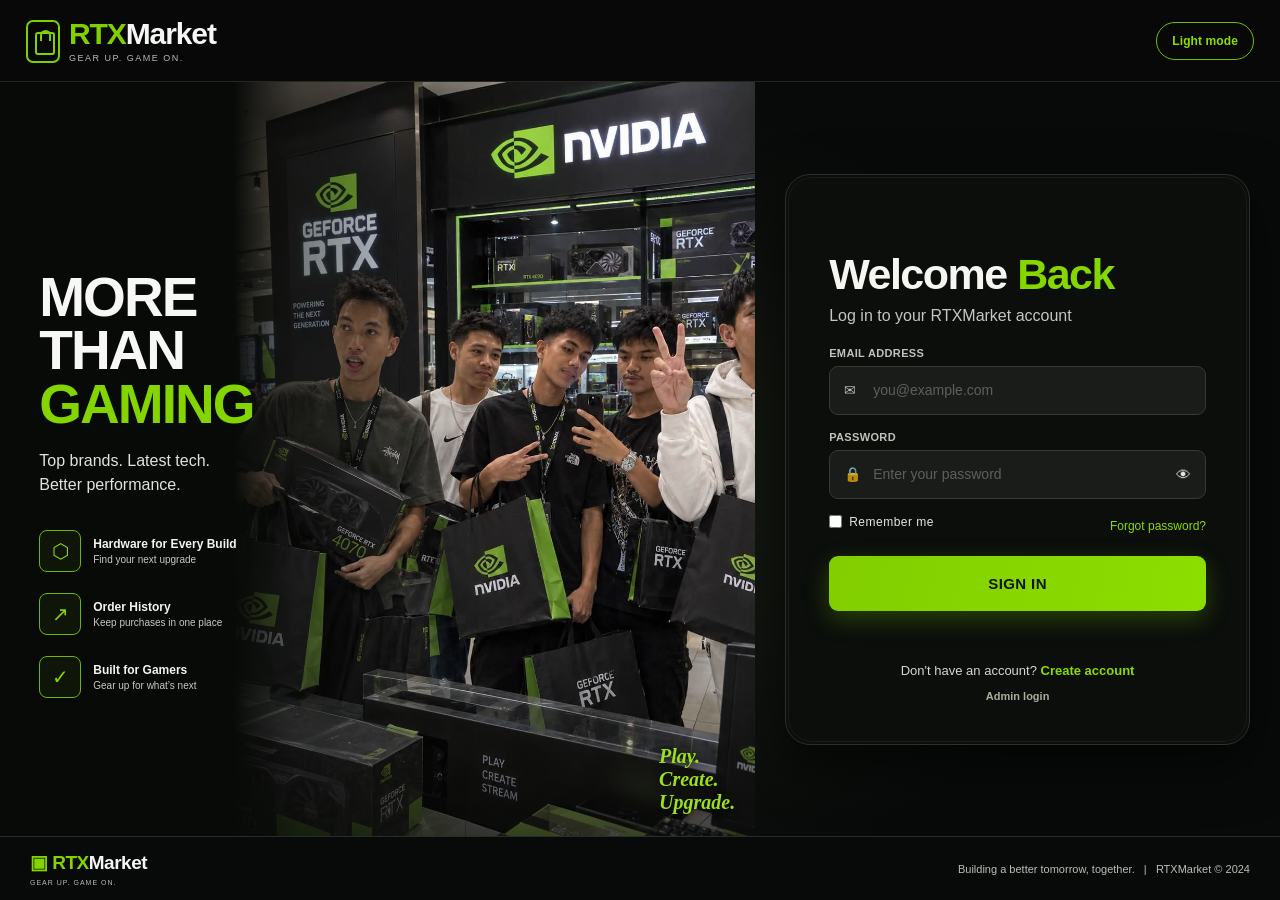
<file: index.html>
<!DOCTYPE html>
<html lang="en">

<head>

    <meta charset="UTF-8">

    <meta
        name="viewport"
        content="width=device-width, initial-scale=1.0"
    >

    <title>RTXMarket | Sign in</title>


    <style>

        /* =========================================
           RESET
        ========================================= */

        * {
            margin: 0;
            padding: 0;
            box-sizing: border-box;
            font-family: "Segoe UI", Arial, sans-serif;
        }


        /* =========================================
           VARIABLES
        ========================================= */

        :root {

            --bg: #090713;

            --card: rgba(18, 13, 34, 0.86);

            --input: rgba(255,255,255,0.045);

            --text: #ffffff;

            --muted: #777783;

            --border: rgba(255,255,255,0.10);

            --purple: #8b5cf6;

            --purple-dark: #6d28d9;

            --cyan: #06b6d4;

            --pink: #ec4899;

            --green: #22c55e;
        }


        /* =========================================
           LIGHT MODE
        ========================================= */

        body.light {

            --bg: #f5f3fa;

            --card: rgba(255,255,255,0.92);

            --input: rgba(0,0,0,0.045);

            --text: #111827;

            --muted: #6b7280;

            --border: rgba(0,0,0,0.10);
            --auth-error: #b42345;
        }


        /* =========================================
           BODY
        ========================================= */

        body {

            min-height: 100vh;

            display: flex;

            justify-content: center;

            align-items: center;

            background: var(--bg);

            color: var(--text);

            overflow: hidden;

            transition: 0.5s;
        }


        /* =========================================
           BACKGROUND
        ========================================= */

        .background {

            position: fixed;

            inset: 0;

            overflow: hidden;

            z-index: -10;

            background: var(--bg);
        }


        /* =========================================
           PURPLE GLOW
        ========================================= */

        .glow {

            position: absolute;

            width: 600px;

            height: 600px;

            border-radius: 50%;

            filter: blur(140px);

            opacity: .22;

            background: var(--purple);

            top: -300px;

            left: -200px;

            animation:
                glowMove 10s ease-in-out infinite;
        }


        .glow2 {

            position: absolute;

            width: 500px;

            height: 500px;

            border-radius: 50%;

            filter: blur(140px);

            opacity: .18;

            background: var(--cyan);

            bottom: -250px;

            right: -150px;

            animation:
                glowMove2 12s ease-in-out infinite;
        }


        /* =========================================
           GLOW ANIMATION
        ========================================= */

        @keyframes glowMove {

            0%, 100% {
                transform: translate(0,0);
            }

            50% {
                transform: translate(120px,80px);
            }
        }


        @keyframes glowMove2 {

            0%, 100% {
                transform: translate(0,0);
            }

            50% {
                transform: translate(-100px,-80px);
            }
        }


        /* =========================================
           GRID
        ========================================= */

        .grid {

            position: absolute;

            width: 200%;

            height: 200%;

            left: -50%;

            top: -20%;

            background-image:

                linear-gradient(
                    rgba(139,92,246,.07) 1px,
                    transparent 1px
                ),

                linear-gradient(
                    90deg,
                    rgba(139,92,246,.07) 1px,
                    transparent 1px
                );

            background-size: 60px 60px;

            transform:
                perspective(600px)
                rotateX(65deg);

            animation:
                gridMove 15s linear infinite;
        }


        @keyframes gridMove {

            from {

                transform:
                    perspective(600px)
                    rotateX(65deg)
                    translateY(0);
            }

            to {

                transform:
                    perspective(600px)
                    rotateX(65deg)
                    translateY(60px);
            }
        }


        /* =========================================
           PARTICLES
        ========================================= */

        .particles span {

            position: absolute;

            width: 2px;

            height: 2px;

            background: white;

            border-radius: 50%;

            opacity: .5;

            animation:
                particleMove 8s linear infinite;
        }


        .particles span:nth-child(1) {

            left: 10%;

            top: 80%;

            animation-delay: 0s;
        }


        .particles span:nth-child(2) {

            left: 20%;

            top: 30%;

            animation-delay: 2s;
        }


        .particles span:nth-child(3) {

            left: 35%;

            top: 70%;

            animation-delay: 4s;
        }


        .particles span:nth-child(4) {

            left: 60%;

            top: 25%;

            animation-delay: 1s;
        }


        .particles span:nth-child(5) {

            left: 75%;

            top: 75%;

            animation-delay: 3s;
        }


        .particles span:nth-child(6) {

            left: 90%;

            top: 40%;

            animation-delay: 5s;
        }


        @keyframes particleMove {

            0% {

                transform: translateY(0);

                opacity: 0;
            }

            30% {

                opacity: .7;
            }

            70% {

                opacity: .7;
            }

            100% {

                transform:
                    translateY(-180px);

                opacity: 0;
            }
        }


        /* =========================================
           FLOATING BACKGROUND PICTURES
        ========================================= */

        .floating-pic {

            position: absolute;

            width: 80px;

            opacity: .16;

            pointer-events: none;

            user-select: none;

            object-fit: contain;

            filter:

                blur(1px)

                drop-shadow(
                    0 0 15px
                    rgba(139,92,246,.35)
                );

            z-index: 0;
        }


        /* =========================================
           PICTURE 1
        ========================================= */

        .pic1 {

            top: 8%;

            left: 5%;

            animation:
                float1 7s ease-in-out infinite;
        }


        /* =========================================
           PICTURE 2
        ========================================= */

        .pic2 {

            bottom: 8%;

            right: 5%;

            width: 100px;

            opacity: .13;

            filter:

                blur(1px)

                drop-shadow(
                    0 0 15px
                    rgba(6,182,212,.35)
                );

            animation:
                float2 9s ease-in-out infinite;
        }


        /* =========================================
           PICTURE 3
        ========================================= */

        .pic3 {

            top: 55%;

            right: 10%;

            width: 60px;

            opacity: .12;

            filter:

                blur(1px)

                drop-shadow(
                    0 0 15px
                    rgba(236,72,153,.30)
                );

            animation:
                float3 6s ease-in-out infinite;
        }


        /* =========================================
           PICTURE 1 MOVEMENT
        ========================================= */

        @keyframes float1 {

            0% {

                transform:
                    translate(0,0)
                    rotate(0deg)
                    scale(1);
            }

            20% {

                transform:
                    translate(120px,50px)
                    rotate(8deg)
                    scale(1.05);
            }

            40% {

                transform:
                    translate(170px,150px)
                    rotate(-5deg)
                    scale(.95);
            }

            60% {

                transform:
                    translate(60px,210px)
                    rotate(10deg)
                    scale(1.03);
            }

            80% {

                transform:
                    translate(-70px,120px)
                    rotate(-7deg)
                    scale(.96);
            }

            100% {

                transform:
                    translate(0,0)
                    rotate(0deg)
                    scale(1);
            }
        }


        /* =========================================
           PICTURE 2 MOVEMENT
        ========================================= */

        @keyframes float2 {

            0% {

                transform:
                    translate(0,0)
                    rotate(0deg)
                    scale(1);
            }

            20% {

                transform:
                    translate(-100px,-60px)
                    rotate(-8deg)
                    scale(1.05);
            }

            40% {

                transform:
                    translate(-180px,-20px)
                    rotate(6deg)
                    scale(.95);
            }

            60% {

                transform:
                    translate(-130px,-130px)
                    rotate(-10deg)
                    scale(1.03);
            }

            80% {

                transform:
                    translate(-40px,-80px)
                    rotate(7deg)
                    scale(.97);
            }

            100% {

                transform:
                    translate(0,0)
                    rotate(0deg)
                    scale(1);
            }
        }


        /* =========================================
           PICTURE 3 MOVEMENT
        ========================================= */

        @keyframes float3 {

            0% {

                transform:
                    translate(0,0)
                    rotate(0deg)
                    scale(1);
            }

            20% {

                transform:
                    translate(-80px,60px)
                    rotate(10deg)
                    scale(1.05);
            }

            40% {

                transform:
                    translate(-30px,-100px)
                    rotate(-8deg)
                    scale(.95);
            }

            60% {

                transform:
                    translate(100px,-50px)
                    rotate(12deg)
                    scale(1.03);
            }

            80% {

                transform:
                    translate(60px,80px)
                    rotate(-7deg)
                    scale(.96);
            }

            100% {

                transform:
                    translate(0,0)
                    rotate(0deg)
                    scale(1);
            }
        }


        /* =========================================
           LOGIN CONTAINER
        ========================================= */

        .login-container {

            position: relative;

            width: 430px;

            padding: 2px;

            border-radius: 30px;

            background:

                linear-gradient(
                    120deg,
                    transparent,
                    var(--purple),
                    var(--cyan),
                    transparent
                );

            background-size: 300% 300%;

            animation:
                borderMove 7s ease infinite;

            box-shadow:

                0 0 80px
                rgba(139,92,246,.12),

                0 30px 100px
                rgba(0,0,0,.55);

            z-index: 10;
        }


        @keyframes borderMove {

            0% {
                background-position: 0% 50%;
            }

            50% {
                background-position: 100% 50%;
            }

            100% {
                background-position: 0% 50%;
            }
        }


        /* =========================================
           LOGIN CARD
        ========================================= */

        .login-card {

            position: relative;

            padding: 45px 42px;

            border-radius: 29px;

            background: var(--card);

            backdrop-filter: blur(30px);

            -webkit-backdrop-filter: blur(30px);

            overflow: hidden;
        }


        .login-card::before {

            content: "";

            position: absolute;

            width: 250px;

            height: 250px;

            background: var(--purple);

            filter: blur(100px);

            opacity: .08;

            top: -120px;

            right: -100px;

            pointer-events: none;
        }

        .register-only { display:none; }
        body.registering { overflow-y:auto; align-items:flex-start; padding:24px 0; }
        body.registering .login-container { margin:auto; }
        .register-details { margin:0 0 14px; padding:13px 14px 1px; border:1px solid var(--border); border-radius:12px; background:var(--input); }
        .register-details .input-group { margin-bottom:12px; }
        .register-details input:not([type="checkbox"]), .register-details select { width:100%; height:42px; padding:0 13px; border:1px solid var(--border); border-radius:10px; background:var(--input); color:var(--text); }
        .register-details .terms-check { display:flex; align-items:flex-start; gap:9px; margin:9px 0 12px; color:var(--muted); font-size:11px; line-height:1.5; }
        .register-details .terms-check input { margin-top:2px; accent-color:var(--purple); }
        .register-details .terms-copy { margin:-4px 0 12px; color:var(--muted); font-size:10px; line-height:1.5; }


        /* =========================================
           STATUS
        ========================================= */

        .status {

            display: flex;

            justify-content: center;

            align-items: center;

            gap: 7px;

            margin-bottom: 25px;

            color: var(--muted);

            font-size: 11px;

            letter-spacing: 2px;

            text-transform: uppercase;
        }


        .status-dot {

            width: 7px;

            height: 7px;

            border-radius: 50%;

            background: var(--green);

            box-shadow:
                0 0 10px var(--green);

            animation:
                pulse 1.8s infinite;
        }


        @keyframes pulse {

            0%,100% {

                opacity: 1;

                transform:
                    scale(1);
            }

            50% {

                opacity: .5;

                transform:
                    scale(.7);
            }
        }


        /* =========================================
           THEME BUTTON
        ========================================= */

        .theme-btn {

            position: absolute;

            right: 18px;

            top: 18px;

            width: 40px;

            height: 40px;

            border-radius: 50%;

            border:
                1px solid
                var(--border);

            background:
                var(--input);

            color:
                var(--text);

            cursor: pointer;

            font-size: 16px;

            transition: .3s;

            z-index: 20;
        }


        .theme-btn:hover {

            transform:
                rotate(25deg)
                scale(1.1);

            border-color:
                var(--purple);

            box-shadow:
                0 0 20px
                rgba(139,92,246,.35);
        }


        /* =========================================
           LOGO
        ========================================= */

        .logo {

            position: relative;

            width: 78px;

            height: 78px;

            margin: auto;

            display: flex;

            justify-content: center;

            align-items: center;

            border-radius: 24px;

            color: white;

            font-size: 32px;

            background:

                linear-gradient(
                    135deg,
                    var(--purple),
                    #6366f1,
                    var(--cyan)
                );

            box-shadow:

                0 0 40px
                rgba(139,92,246,.35),

                inset 0 0 20px
                rgba(255,255,255,.15);

            animation:
                logoFloat 4s ease-in-out infinite;
        }


        .logo::before {

            content: "";

            position: absolute;

            inset: -8px;

            border-radius: 28px;

            border:
                1px solid
                rgba(139,92,246,.4);

            animation:
                ring 2.5s infinite;
        }


        @keyframes logoFloat {

            0%,100% {
                transform: translateY(0);
            }

            50% {
                transform: translateY(-8px);
            }
        }


        @keyframes ring {

            0% {

                transform:
                    scale(.9);

                opacity: 0;
            }

            50% {

                opacity: 1;
            }

            100% {

                transform:
                    scale(1.15);

                opacity: 0;
            }
        }


        /* =========================================
           TITLE
        ========================================= */

        h1 {

            text-align: center;

            margin-top: 25px;

            font-size: 32px;

            letter-spacing: -1.5px;
        }


        .subtitle {

            text-align: center;

            color: var(--muted);

            font-size: 13px;

            margin-top: 8px;

            margin-bottom: 32px;
        }


        /* =========================================
           INPUT
        ========================================= */

        .input-group {

            margin-bottom: 19px;
        }


        label {

            display: block;

            margin-bottom: 8px;

            font-size: 12px;

            color: var(--muted);

            letter-spacing: .5px;
        }


        .input-wrapper {

            position: relative;
        }


        .input-icon {

            position: absolute;

            left: 16px;

            top: 50%;

            transform:
                translateY(-50%);

            opacity: .45;

            font-size: 14px;

            z-index: 2;
        }


        input {

            width: 100%;

            height: 54px;

            padding:
                0 45px;

            border-radius: 14px;

            border:
                1px solid
                var(--border);

            outline: none;

            background:
                var(--input);

            color:
                var(--text);

            font-size: 14px;

            transition: .3s;
        }


        input::placeholder {

            color:
                var(--muted);

            opacity: .55;
        }


        input:focus {

            border-color:
                var(--purple);

            box-shadow:

                0 0 0 4px
                rgba(139,92,246,.08),

                0 0 25px
                rgba(139,92,246,.08);
        }


        /* =========================================
           SHOW PASSWORD
        ========================================= */

        .show-password {

            position: absolute;

            right: 15px;

            top: 50%;

            transform:
                translateY(-50%);

            border: none;

            background: none;

            color: var(--muted);

            cursor: pointer;

            font-size: 15px;
        }


        .show-password:hover {

            color:
                var(--text);
        }


        /* =========================================
           OPTIONS
        ========================================= */

        .options {

            display: flex;

            justify-content:
                space-between;

            align-items: center;

            margin: 6px 0 24px;

            font-size: 12px;
        }


        .remember {

            display: flex;

            align-items: center;

            gap: 7px;

            color: var(--muted);
        }


        .remember input {

            width: auto;

            height: auto;

            accent-color:
                var(--purple);
        }


        .forgot {

            color:
                var(--purple);

            text-decoration: none;
        }


        .forgot:hover {

            color:
                var(--cyan);
        }


        /* =========================================
           LOGIN BUTTON
        ========================================= */

        .login-btn {

            position: relative;

            overflow: hidden;

            width: 100%;

            height: 55px;

            border: none;

            border-radius: 14px;

            background:

                linear-gradient(
                    100deg,
                    var(--purple),
                    #6366f1,
                    var(--cyan)
                );

            background-size:
                200% 100%;

            color: white;

            font-size: 14px;

            font-weight: 700;

            letter-spacing: .4px;

            cursor: pointer;

            box-shadow:

                0 10px 35px
                rgba(99,102,241,.25);

            animation:
                buttonGradient 5s ease infinite;

            transition: .3s;
        }


        @keyframes buttonGradient {

            0% {
                background-position: 0% 50%;
            }

            50% {
                background-position: 100% 50%;
            }

            100% {
                background-position: 0% 50%;
            }
        }


        .login-btn:hover {

            transform:
                translateY(-3px);

            box-shadow:

                0 15px 45px
                rgba(99,102,241,.4);
        }


        .login-btn:active {

            transform:
                scale(.98);
        }


        /* =========================================
           BUTTON SHINE
        ========================================= */

        .login-btn::before {

            content: "";

            position: absolute;

            width: 60%;

            height: 100%;

            top: 0;

            left: -100%;

            background:

                linear-gradient(
                    90deg,
                    transparent,
                    rgba(255,255,255,.3),
                    transparent
                );

            transform:
                skewX(-20deg);

            transition: .7s;
        }


        .login-btn:hover::before {

            left: 130%;
        }


        /* =========================================
           DIVIDER
        ========================================= */

        .divider {

            display: flex;

            align-items: center;

            gap: 12px;

            margin: 25px 0;

            color: var(--muted);

            font-size: 10px;

            letter-spacing: 2px;
        }


        .divider::before,
        .divider::after {

            content: "";

            flex: 1;

            height: 1px;

            background:
                var(--border);
        }


        /* =========================================
           SIGN UP
        ========================================= */

        .signup {

            text-align: center;

            color: var(--muted);

            font-size: 12px;
        }


        .signup a {

            color:
                var(--purple);

            text-decoration: none;

            font-weight: 700;
        }


        .signup a:hover {

            color:
                var(--cyan);
        }


        /* =========================================
           FOOTER
        ========================================= */

        .footer {

            text-align: center;

            margin-top: 25px;

            color: var(--muted);

            font-size: 9px;

            letter-spacing: 2px;

            text-transform: uppercase;
        }


        /* =========================================
           MOBILE
        ========================================= */

        @media(max-width: 500px) {

            .login-container {

                width: 90%;
            }


            .login-card {

                padding:
                    38px 25px;
            }


            h1 {

                font-size: 27px;
            }


            .pic1 {

                width: 55px;
            }


            .pic2 {

                width: 70px;
            }


            .pic3 {

                width: 45px;
            }


            @keyframes float1 {

                0%,100% {

                    transform:
                        translate(0,0)
                        rotate(0deg);
                }

                50% {

                    transform:
                        translate(70px,70px)
                        rotate(8deg);
                }
            }


            @keyframes float2 {

                0%,100% {

                    transform:
                        translate(0,0)
                        rotate(0deg);
                }

                50% {

                    transform:
                        translate(-70px,-60px)
                        rotate(-8deg);
                }
            }


            @keyframes float3 {

                0%,100% {

                    transform:
                        translate(0,0)
                        rotate(0deg);
                }

                50% {

                    transform:
                        translate(-50px,60px)
                        rotate(8deg);
                }
            }
        }


        /* =========================================
           REDUCE MOTION
        ========================================= */

        @media (prefers-reduced-motion: reduce) {

            *,
            *::before,
            *::after {

                animation-duration:
                    0.01ms !important;

                animation-iteration-count:
                    1 !important;
            }

            .floating-pic.pic1 {
                animation: gentleFloat1 10s ease-in-out infinite !important;
            }

            .floating-pic.pic2 {
                animation: gentleFloat2 12s ease-in-out infinite !important;
            }

            .floating-pic.pic3 {
                animation: gentleFloat3 9s ease-in-out infinite !important;
            }

            @keyframes gentleFloat1 {
                0%, 100% { transform: translate(0, 0) rotate(0); }
                50% { transform: translate(26px, 18px) rotate(3deg); }
            }

            @keyframes gentleFloat2 {
                0%, 100% { transform: translate(0, 0) rotate(0); }
                50% { transform: translate(-22px, -16px) rotate(-3deg); }
            }

            @keyframes gentleFloat3 {
                0%, 100% { transform: translate(0, 0) rotate(0); }
                50% { transform: translate(-18px, 22px) rotate(3deg); }
            }
        }

        /* MarketHub sign-in layout */
        body { min-height:100vh; height:auto; overflow-x:hidden; overflow-y:auto; display:grid; grid-template-columns:minmax(0,1.1fr) minmax(420px,.9fr); grid-template-rows:70px minmax(660px,1fr) 62px; align-items:stretch; justify-content:stretch; padding:0; background:#f3f6fc; color:#111b32; transition:none; }
        .background { z-index:-1; background:radial-gradient(ellipse at 25% 45%,#e1edff 0,transparent 55%),#f6f8fc; }
        .glow,.glow2,.grid,.particles,.floating-pic { display:none!important; }
        .market-header { grid-column:1/-1;grid-row:1;display:flex;align-items:center;gap:28px;padding:0 max(26px,calc((100vw - 1380px)/2));background:rgba(255,255,255,.94);border-bottom:1px solid #e1e7f0; }
        .market-logo { flex:0 0 auto;color:#111b32;text-decoration:none;font-size:25px;font-weight:800;letter-spacing:-1px; }.market-logo span { color:#0861ec; }
        .header-search { flex:1;max-width:650px;height:42px;display:flex;border:1px solid #dce4f0;border-radius:9px;background:#f5f7fb;overflow:hidden; }.header-search input { min-width:0;flex:1;border:0;outline:0;padding:0 16px;background:transparent;color:#253752;font:14px "Segoe UI",Arial,sans-serif; }.header-search button { width:50px;border:0;background:#0861ec;color:#fff;font-size:18px;cursor:pointer; }
        .header-links { display:flex;align-items:center;gap:24px;margin-left:auto;white-space:nowrap; }.header-links a { color:#263651;text-decoration:none;font-size:13px;font-weight:650; }.header-links a:hover { color:#0861ec; }
        .promo-panel { grid-column:1;grid-row:2;min-width:0;display:grid;grid-template-columns:minmax(220px,.82fr) minmax(280px,1.18fr);gap:18px;align-items:center;padding:38px 18px 38px max(30px,calc((100vw - 1380px)/2)); }
        .promo-copy h2 { margin:0;color:#111b32;font-size:clamp(34px,4vw,57px);line-height:1.06;letter-spacing:-2px; }.promo-copy h2 span { color:#0861ec; }.promo-copy>p { max-width:340px;margin:19px 0 26px;color:#405270;font-size:16px;line-height:1.55; }
        .promo-benefits { display:grid;gap:17px; }.promo-benefit { display:flex;align-items:center;gap:13px;color:#192943; }.benefit-icon { width:44px;height:44px;flex:0 0 auto;display:grid;place-items:center;border-radius:50%;background:#e2edff;color:#0759e8;font-size:20px; }.promo-benefit strong { display:block;font-size:13px; }.promo-benefit small { display:block;margin-top:3px;color:#53637e;font-size:11px; }
        .promo-photo { position:relative;min-width:0;height:min(690px,calc(100vh - 165px));min-height:480px;overflow:hidden;border-radius:24px;background:#e5e8ed;box-shadow:0 18px 40px #12274822; }.promo-photo img { width:100%;height:100%;display:block;object-fit:cover;object-position:center 42%; }.promo-photo::after { content:"";position:absolute;inset:45% 0 0;background:linear-gradient(transparent,rgba(9,21,42,.7)); }.photo-caption { position:absolute;z-index:1;right:20px;bottom:22px;left:20px;color:#fff;font-size:22px;font-weight:750;line-height:1.15;text-shadow:0 2px 8px #0008; }
        .login-container { grid-column:2;grid-row:2;align-self:center;justify-self:center;width:min(calc(100% - 48px),510px);padding:2px;border-radius:24px;background:linear-gradient(145deg,#dce6f5,#fff);box-shadow:0 16px 48px #14284918; }
        .login-card { padding:42px 40px 34px;border-radius:22px;background:rgba(255,255,255,.95);backdrop-filter:blur(18px);overflow:visible; }.login-card::before { display:none; }
        .theme-btn,.status,.logo,.divider,.footer { display:none!important; }
        .login-card h1 { color:#111b32;font-size:38px;letter-spacing:-1.5px;text-align:left; }.login-card .subtitle { margin:8px 0 22px;color:#5b6b86;text-align:left;font-size:15px; }
        .input-group { margin-bottom:16px; }.input-group>label { margin-bottom:7px;color:#3c4e69;font-size:11px;font-weight:700;letter-spacing:.35px; }.input-wrapper input { height:49px;padding:0 45px 0 43px;border:1px solid #d9e1ed;border-radius:9px;background:#fbfcfe;color:#17233a;font-size:14px; }.input-icon { left:15px;color:#556987;opacity:.8; }.show-password { color:#536681; }
        .options { margin:4px 0 19px;color:#50617c; }.remember { font-size:12px; }.forgot,.signup a { color:#0759e8; }.login-btn { width:100%;min-height:50px;margin-top:0;border-radius:9px;background:linear-gradient(90deg,#0861ec,#0755d9);box-shadow:0 8px 18px #0759e82b;font-size:15px; }.login-btn::before { display:none; }
        .signup { margin:22px 0 5px;color:#54637c;font-size:13px;text-align:center; }.signup a { font-weight:750; }.login-card #adminLoginRow { margin-top:12px!important;font-size:11px; }
        #authMessage { margin:10px 0!important;line-height:1.5; }
        body.registering { grid-template-columns:1fr;grid-template-rows:70px 1fr 54px;align-items:start;padding:0; }
        body.registering .promo-panel { display:none; }
        body.registering .login-container { grid-column:1;grid-row:2;align-self:start;width:min(620px,calc(100% - 30px));margin:26px auto;padding:2px; }
        body.registering .login-card { padding:34px 38px; }
        body.registering .register-details { padding:0;margin:8px 0 14px;border:0;background:none; }
        body.registering .register-details .input-group { margin-bottom:12px; }
        body.registering .register-details input:not([type="checkbox"]),body.registering .register-details select { height:44px;border-radius:8px;background:#fbfcfe;color:#17233a; }
        body.registering .register-details .terms-check { color:#455570; }
        .site-footer { grid-column:1/-1;grid-row:3;display:flex;align-items:center;justify-content:space-between;gap:20px;padding:0 max(30px,calc((100vw - 1380px)/2));background:#14243d;color:#d9e4f5; }.site-footer strong { font-size:19px;letter-spacing:-.5px; }.site-footer strong span { color:#55a0ff; }.site-footer small { font-size:11px;color:#c3d0e3; }
        @media(max-width:1050px) { body { grid-template-columns:minmax(0,1fr) minmax(390px,.9fr); }.promo-panel { grid-template-columns:1fr;padding-left:28px; }.promo-copy>p { margin:12px 0 16px;font-size:14px; }.promo-benefits { gap:10px; }.promo-photo { height:320px;min-height:320px; }.header-links { gap:12px; }.market-header { gap:18px; } }
        @media(max-width:760px) { body { display:flex;flex-direction:column;min-height:100vh; }.market-header { width:100%;min-height:62px;padding:8px 16px;gap:12px; }.market-logo { font-size:21px; }.header-search { height:38px; }.header-search input { font-size:12px;padding:0 10px; }.header-search button { width:40px; }.header-links { display:none; }.promo-panel { width:100%;padding:26px 18px 12px;grid-template-columns:1fr minmax(130px,.8fr);gap:14px; }.promo-copy h2 { font-size:34px;letter-spacing:-1px; }.promo-copy>p { font-size:12px;line-height:1.4;margin:10px 0 13px; }.promo-benefit { gap:8px; }.benefit-icon { width:33px;height:33px;font-size:15px; }.promo-benefit strong { font-size:11px; }.promo-benefit small { font-size:9px; }.promo-photo { min-height:270px;height:100%;border-radius:16px; }.photo-caption { font-size:15px;left:12px;bottom:14px; }.login-container { width:min(510px,calc(100% - 28px));margin:8px auto 24px; }.login-card { padding:30px 26px; }.login-card h1 { font-size:31px; }.site-footer { width:100%;min-height:54px;padding:10px 18px; }.site-footer small { text-align:right; }body.registering { padding:0; } body.registering .login-container { margin:18px auto; }.site-footer { margin-top:auto; } }
        @media(max-width:430px) { .header-search input { width:90px; }.promo-panel { grid-template-columns:1fr; }.promo-copy h2 { font-size:32px; }.promo-benefits { grid-template-columns:1fr 1fr; }.promo-photo { min-height:240px;height:280px; }.login-card { padding:27px 20px; }.site-footer strong { font-size:16px; }.site-footer small { font-size:9px; } }

        /* RTXMarket dark gaming theme */
        .register-details .terms-check input { width:15px;height:15px;min-width:15px;min-height:15px;flex:0 0 15px;margin:2px 0 0;padding:0; }
        body { grid-template-columns:minmax(0,1.18fr) minmax(440px,.82fr);grid-template-rows:82px minmax(660px,1fr) 64px;background:#080a09;color:#f5f7f4; }
        .background { background:radial-gradient(ellipse at 42% 55%,#171d13 0,transparent 58%),#080a09; }
        .market-header { gap:26px;background:rgba(8,9,8,.97);border-bottom:1px solid #242820;padding-left:max(26px,calc((100vw - 1420px)/2));padding-right:max(26px,calc((100vw - 1420px)/2)); }
        .market-logo { position:relative;display:flex;align-items:center;flex-wrap:wrap;flex:0 0 255px;padding-left:43px;padding-bottom:14px;color:#f5f7f4;font-size:30px;font-weight:800;letter-spacing:-1.1px;line-height:1; }
        .market-logo .rtx-bag { position:absolute;left:0;top:1px;width:34px;height:43px;display:grid;place-items:center;border:2px solid #7fce00;border-radius:7px;color:#83d600;font-size:23px; }
        .market-logo .brand-rtx { color:#80d000; }.market-logo small { position:absolute;left:43px;bottom:0;color:#b7bdb2;font-size:9px;font-weight:500;letter-spacing:1.5px; }
        .header-links { flex:1;display:flex;justify-content:space-around;gap:15px;margin:0; }.header-links a { color:#e4e7e1;font-size:14px;font-weight:500; }.header-links a:hover { color:#8ddb09; }
        .header-search-icon { width:34px;height:38px;display:grid;place-items:center;border-right:1px solid #343832;padding-right:14px;color:#f3f5f1;text-decoration:none;font-size:24px;line-height:1; }
        .header-signup-label { color:#bfc3bc;font-size:13px;white-space:nowrap; }.header-signup { padding:9px 25px;border:1px solid #79c800;border-radius:24px;color:#8de000;text-decoration:none;font-size:14px;font-weight:650;white-space:nowrap; }.header-signup:hover { background:#7dcc00;color:#0c1008; }
        .promo-panel { position:relative;display:block;grid-column:1;grid-row:2;overflow:hidden;padding:0;background:#080a08; }
        .promo-copy { position:absolute;z-index:2;top:25%;left:5.2%;width:min(250px,34%); }
        .promo-copy h2 { color:#f7f8f5;font-size:clamp(40px,4.3vw,62px);line-height:.98;letter-spacing:-2px; }.promo-copy h2 span { color:#84d500; }
        .promo-copy>p { margin:17px 0 34px;color:#e0e3dd;font-size:16px;line-height:1.45; }
        .promo-benefits { gap:21px; }.promo-benefit { gap:12px;color:#f3f4f0; }.benefit-icon { width:42px;height:42px;border:1px solid #6eb600;border-radius:8px;background:rgba(17,25,8,.78);color:#89d100;font-size:20px; }.promo-benefit strong { font-size:12px; }.promo-benefit small { color:#c6c9c2;font-size:10px; }
        .promo-photo { position:absolute;z-index:1;top:0;right:0;bottom:0;width:69%;height:auto;min-height:0;border-radius:0;background:#090b09;box-shadow:none; }.promo-photo img { object-fit:cover;object-position:center 43%; }.promo-photo::after { inset:0;background:linear-gradient(90deg,#080a08 0%,rgba(8,10,8,.52) 12%,transparent 48%),linear-gradient(0deg,rgba(5,7,5,.72),transparent 25%); }
        .photo-caption { right:20px;bottom:22px;left:auto;color:#9be01a;font-size:20px;font-style:italic;font-family:Georgia,serif;text-shadow:0 2px 8px #000; }
        .login-container { grid-column:2;grid-row:2;z-index:3;width:min(calc(100% - 60px),520px);border:1px solid #2b3029;border-radius:25px;background:rgba(13,15,13,.95);box-shadow:0 20px 54px #0009; }
        .login-card { padding:47px 40px 34px;border:1px solid #191c18;border-radius:24px;background:rgba(13,15,13,.92);color:#f3f5f0; }.login-card h1 { color:#f5f6f2;font-size:43px;letter-spacing:-1.5px; }.login-card h1 .accent-word { color:#86d600; }.login-card .subtitle { color:#c4c8c0;font-size:16px; }
        .input-group>label { color:#bfc4ba; }.input-wrapper input { border-color:#353a33;background:#1a1c1a;color:#f4f5f2; }.input-wrapper input::placeholder { color:#92978f; }.input-wrapper input:focus { border-color:#7ac500;box-shadow:0 0 0 3px #7ac50022; }.input-icon,.show-password { color:#e2e5df; }
        .options { color:#e4e6e1; }.remember { color:#e4e6e1; }.remember input { accent-color:#86d600; }.forgot,.signup a { color:#8bdb00; }
        .login-btn { background:linear-gradient(100deg,#82ce00,#8cde00);color:#11160b;box-shadow:0 8px 24px #7dd00045;font-weight:800; }.login-btn:hover { filter:brightness(1.08); }
        .signup { color:#d5d8d2; }.login-card #adminLoginRow a { color:#a8b09f; }.login-card #adminLoginRow a:hover { color:#8bdb00; }
        #authMessage { color:#ff9b9b!important; }
        .site-footer { background:#080a09;border-top:1px solid #292d27;color:#dfe2dc;padding-left:max(30px,calc((100vw - 1420px)/2));padding-right:max(30px,calc((100vw - 1420px)/2)); }.site-footer strong { position:relative;padding-bottom:12px;color:#f5f6f3; }.site-footer strong>span { color:#83d400; }.site-footer strong small { position:absolute;left:0;bottom:0;color:#b6bbb2;font-size:7px;font-weight:500;letter-spacing:1px;white-space:nowrap; }.site-footer>small { color:#b9beb5; }
        body.registering { grid-template-columns:1fr;grid-template-rows:82px 1fr 64px;background:#080a09; }body.registering { background:#080a09; }
        body.registering .market-header { grid-column:1; }body.registering .header-links,body.registering .header-search-icon,body.registering .header-signup-label,body.registering .header-signup { display:none; }
        body.registering .login-container { grid-column:1;grid-row:2;width:min(620px,calc(100% - 34px));margin:24px auto; }body.registering .login-card { background:#0d0f0d; }body.registering .promo-panel { display:none; }
        body.registering .register-details input:not([type="checkbox"]),body.registering .register-details select { border-color:#353a33;background:#1a1c1a;color:#f4f5f2; }
        body.registering .register-details .terms-check,body.registering .register-details .terms-copy { color:#c3c8be; }
        @media(max-width:1100px) { body { grid-template-columns:minmax(0,1.05fr) minmax(410px,.95fr); }.market-header { gap:14px; }.market-logo { flex-basis:200px;font-size:25px; }.header-links { gap:10px; }.header-links a { font-size:12px; }.header-signup-label { display:none; }.promo-copy { left:4%;width:32%; }.promo-copy h2 { font-size:clamp(39px,4.5vw,52px); }.promo-photo { width:72%; } }
        @media(max-width:760px) { body { display:flex;flex-direction:column;min-height:100vh;background:#080a09; }.market-header { min-height:68px;flex-wrap:nowrap;padding:8px 15px;gap:12px; }.market-logo { flex-basis:auto;margin-right:auto;font-size:23px; }.header-links { display:none; }.header-search-icon { width:28px;border:0;padding:0;font-size:23px; }.header-signup-label { display:none; }.header-signup { padding:8px 15px;font-size:12px; }.promo-panel { display:block;width:100%;height:640px;min-height:640px; }.promo-photo { inset:0;width:100%;height:100%;min-height:0;opacity:.76; }.promo-photo::after { background:linear-gradient(90deg,#080a08 0%,rgba(8,10,8,.5) 42%,transparent 100%),linear-gradient(0deg,rgba(5,7,5,.72),transparent 35%); }.promo-copy { top:11%;left:6%;width:44%; }.promo-copy h2 { font-size:clamp(38px,8vw,56px); }.promo-copy>p { margin:13px 0 22px;font-size:14px; }.promo-benefits { gap:13px; }.promo-benefit strong { font-size:11px; }.promo-photo img { object-position:center 44%; }.login-container { width:min(520px,calc(100% - 28px));margin:-90px auto 24px; }.login-card { padding:34px 28px; }.login-card h1 { font-size:36px; }.site-footer { width:100%;min-height:62px;margin-top:auto;padding:10px 18px; }.site-footer>small { text-align:right;font-size:9px; } body.registering .market-header { min-height:68px; } body.registering .login-container { margin:20px auto; } }
        @media(max-width:480px) { .market-logo { padding-left:35px;font-size:20px; }.market-logo .rtx-bag { width:28px;height:36px;font-size:19px; }.market-logo small { left:35px;font-size:7px; }.header-signup { padding:7px 11px; }.header-search-icon { display:none; }.promo-panel { height:590px;min-height:590px; }.promo-copy { top:8%;width:52%; }.promo-copy h2 { font-size:39px; }.promo-copy>p { font-size:12px; }.promo-benefits { gap:11px; }.benefit-icon { width:34px;height:34px;font-size:16px; }.promo-benefit small { font-size:9px; }.login-container { margin:-70px auto 22px; }.login-card { padding:30px 21px; }.login-card h1 { font-size:32px; }.site-footer strong { font-size:15px; }.site-footer>small { max-width:55%;font-size:8px; } }

        .market-logo .rtx-bag { font-size:0; }
        .market-logo .rtx-bag::before { content:"";position:absolute;left:7px;bottom:6px;width:16px;height:19px;border:2px solid #82d100;border-radius:3px; }
        .market-logo .rtx-bag::after { content:"";position:absolute;left:12px;top:8px;width:7px;height:9px;border:2px solid #82d100;border-bottom:0;border-radius:7px 7px 0 0; }
        .market-header .theme-btn { display:inline-flex!important;align-items:center;justify-content:center;position:static;width:auto;height:38px;margin-left:auto;padding:0 15px;border:1px solid #73bd00;border-radius:20px;background:transparent;color:#8bdd00;box-shadow:none;font:600 12px "Segoe UI",Arial,sans-serif;letter-spacing:.1px; }
        .market-header .theme-btn:hover { background:#7acb00;color:#11160b;transform:none; }
        body.light { background:#f2f5f9;color:#17212f; }
        body.light .background { background:radial-gradient(ellipse at 42% 55%,#e1e9f1 0,transparent 58%),#f2f5f9; }
        body.light .market-header { background:rgba(255,255,255,.97);border-bottom-color:#d8e0ea; }
        body.light .market-logo { color:#18212c; }
        body.light .market-logo small { color:#697582; }
        body.light .market-header .theme-btn { background:#f5f8ee;color:#457400; }
        body.light .promo-panel { background:#e7edf3; }
        body.light .promo-copy h2 { color:#15202d; }
        body.light .promo-copy>p { color:#435164; }
        body.light .promo-benefit { color:#1d2a38; }
        body.light .promo-benefit small { color:#566473; }
        body.light .benefit-icon { background:#f5f9eb;border-color:#8acb30;color:#5a9800; }
        body.light .promo-photo::after { background:linear-gradient(90deg,#e7edf3 0%,rgba(231,237,243,.54) 12%,transparent 49%),linear-gradient(0deg,rgba(17,25,34,.56),transparent 25%); }
        body.light .login-container { border-color:#d4dce6;background:#fff;box-shadow:0 18px 50px #1725381c; }
        body.light .login-card { border-color:#e5eaf0;background:rgba(255,255,255,.97);color:#17212f; }
        body.light .login-card h1 { color:#15202d; }
        body.light .login-card .subtitle { color:#5d6a79; }
        body.light .input-group>label { color:#3f4d5d; }
        body.light .input-wrapper input { border-color:#d5dde7;background:#f8fafc;color:#17212f; }
        body.light .input-wrapper input::placeholder { color:#8290a0; }
        body.light .input-icon,body.light .show-password { color:#536477; }
        body.light .options,body.light .remember { color:#465467; }
        body.light .signup { color:#536172; }
        body.light .login-card #adminLoginRow a { color:#687484; }
        body.light .site-footer { border-top-color:#d6dee8;background:#e8edf3;color:#253244; }
        body.light .site-footer>small { color:#596777; }
        body.light .site-footer strong { color:#192432; }
        body.light.registering .register-details input:not([type="checkbox"]),body.light.registering .register-details select { border-color:#d4dce6;background:#f9fbfd;color:#17212f; }
        body.light.registering .register-details .terms-check,body.light.registering .register-details .terms-copy { color:#536172; }

    </style>

</head>


<body>


    <!-- =========================================
         ANIMATED BACKGROUND
    ========================================== -->

    <div class="background">


        <!-- GLOW -->

        <div class="glow"></div>

        <div class="glow2"></div>


        <!-- GRID -->

        <div class="grid"></div>


        <!-- PARTICLES -->

        <div class="particles">

            <span></span>

            <span></span>

            <span></span>

            <span></span>

            <span></span>

            <span></span>

        </div>


        <!-- =====================================
             FLOATING PICTURES

             Make sure that
             background-pic.png is beside
             index.html
        ====================================== -->

        <img
            src="background-pic.png"
            class="floating-pic pic1"
            alt=""
        >

        <img
            src="background-pic.png"
            class="floating-pic pic2"
            alt=""
        >

        <img
            src="background-pic.png"
            class="floating-pic pic3"
            alt=""
        >

    </div>


    <header class="market-header">
        <a class="market-logo" href="market.html"><span class="rtx-bag" aria-hidden="true"></span><span class="brand-rtx">RTX</span>Market<small>GEAR UP. GAME ON.</small></a>
        <button class="theme-btn" onclick="toggleTheme()" id="themeBtn" type="button" aria-label="Switch to light mode" aria-pressed="false">Light mode</button>
    </header>

    <section class="promo-panel" aria-label="MarketHub shopping benefits">
        <div class="promo-copy">
            <h2>MORE<br>THAN<br><span>GAMING</span></h2>
            <p>Top brands. Latest tech.<br>Better performance.</p>
            <div class="promo-benefits">
                <div class="promo-benefit"><span class="benefit-icon" aria-hidden="true">⬡</span><span><strong>Hardware for Every Build</strong><small>Find your next upgrade</small></span></div>
                <div class="promo-benefit"><span class="benefit-icon" aria-hidden="true">↗</span><span><strong>Order History</strong><small>Keep purchases in one place</small></span></div>
                <div class="promo-benefit"><span class="benefit-icon" aria-hidden="true">✓</span><span><strong>Built for Gamers</strong><small>Gear up for what’s next</small></span></div>
            </div>
        </div>
        <div class="promo-photo"><img src="customer-group.jpg" alt="Friends checking out gaming hardware together"><div class="photo-caption">Play.<br>Create.<br>Upgrade.</div></div>
    </section>

    <!-- =========================================
         LOGIN CONTAINER
    ========================================== -->

    <div class="login-container">


        <div class="login-card">


            <!-- STATUS -->

            <div class="status">

                <span class="status-dot"></span>

                SYSTEM ONLINE

            </div>


            <!-- LOGO -->

            <div class="logo">

                ✦

            </div>


            <!-- TITLE -->

            <h1>Welcome <span class="accent-word">Back</span></h1>


            <p class="subtitle" id="authSubtitle">

                Log in to your RTXMarket account

            </p>


            <!-- =================================
                 LOGIN FORM
            ================================== -->

            <form
                id="authForm"
                onsubmit="login(event)"
            >


                <!-- EMAIL -->

                <div class="input-group">

                    <label>

                        EMAIL ADDRESS

                    </label>


                    <div class="input-wrapper">

                        <span class="input-icon">

                            ✉

                        </span>


                        <input
                            type="email"
                            id="email"
                            placeholder="you@example.com"
                            autocomplete="email"
                            required
                        >

                    </div>

                </div>


                <div class="register-details register-only" id="registerDetails">
                    <div class="input-group"><label for="registerName">FULL NAME</label><input id="registerName" type="text" maxlength="150" autocomplete="name" placeholder="Your full name"></div>
                    <div class="input-group"><label for="registerAge">AGE</label><input id="registerAge" type="number" min="1" max="120" inputmode="numeric" placeholder="Your age"></div>
                    <div class="input-group"><label for="registerSex">SEX</label><select id="registerSex"><option value="">Select an option</option><option>Female</option><option>Male</option><option>Other</option><option>Prefer not to say</option></select></div>
                    <div class="input-group"><label for="registerAddress">ADDRESS</label><input id="registerAddress" type="text" maxlength="1000" autocomplete="street-address" placeholder="Delivery address"></div>
                    <label class="terms-check"><input id="termsAccepted" type="checkbox"><span>I agree to the Terms and Conditions.</span></label>
                    <p class="terms-copy">Your details will be used to manage your account and fulfill orders. Keep your address up to date in My Account.</p>
                </div>

                <!-- PASSWORD -->

                <div class="input-group">

                    <label>

                        PASSWORD

                    </label>


                    <div class="input-wrapper">

                        <span class="input-icon">

                            🔒

                        </span>


                        <input
                            type="password"
                            id="password"
                            placeholder="Enter your password"
                            autocomplete="current-password"
                            required
                        >


                        <button
                            type="button"
                            class="show-password"
                            id="showBtn"
                            onclick="showPassword()"
                        >

                            👁

                        </button>

                    </div>

                </div>


                <!-- OPTIONS -->

                <div class="options">


                    <label class="remember">

                        <input
                            type="checkbox"
                        >

                        Remember me

                    </label>


                    <a
                        href="#"
                        class="forgot"
                    >

                        Forgot password?

                    </a>

                </div>


                <!-- LOGIN BUTTON -->

                <button
                    class="login-btn"
                    id="loginBtn"
                    type="submit"
                >

                    SIGN IN

                </button>


            </form>


            <!-- DIVIDER -->

            <div class="divider">

                OR

            </div>


            <!-- SIGN UP -->

            <p class="signup" id="accountSignup">

                Don't have an account?

                <a href="#" id="createAccount">

                    Create account

                </a>

            </p>

            <p class="signup" id="adminLoginRow">
                <a href="#" id="adminLoginToggle">Admin login</a>
            </p>


            <!-- FOOTER -->

            <div class="footer">

                Stockroom customer and admin access

            </div>


        </div>

    </div>


    <footer class="site-footer"><strong><span>▣ RTX</span>Market<small>GEAR UP. GAME ON.</small></strong><small>Building a better tomorrow, together. &nbsp; | &nbsp; RTXMarket © 2024</small></footer>

    <!-- =========================================
         JAVASCRIPT
    ========================================== -->

    <script>


        /* =========================================
           DARK / LIGHT MODE
        ========================================= */

        function toggleTheme() {
            const isLight = document.body.classList.toggle("light");
            const button = document.getElementById("themeBtn");
            button.textContent = isLight ? "Dark mode" : "Light mode";
            button.setAttribute("aria-label", isLight ? "Switch to dark mode" : "Switch to light mode");
            button.setAttribute("aria-pressed", String(isLight));
        }
        /* =========================================
           SHOW PASSWORD
        ========================================= */

        function showPassword() {

            const password =
                document.getElementById("password");

            const button =
                document.getElementById("showBtn");


            if (
                password.type === "password"
            ) {

                password.type = "text";

                button.textContent = "🙈";

            } else {

                password.type = "password";

                button.textContent = "👁";

            }

        }


        /* =========================================
           LOGIN EFFECT
        ========================================= */

        let authMode = "login";
        let adminMode = false;
        const authMessage = document.createElement("p");
        authMessage.id = "authMessage";
        authMessage.setAttribute("role", "alert");
        authMessage.style.cssText = "min-height:20px;color:#b42345;font-size:13px;text-align:center;margin:10px 0";
        document.getElementById("authForm").after(authMessage);

        function setRegistrationFields(enabled) {
            document.getElementById("registerDetails").style.display = enabled ? "block" : "none";
            document.body.classList.toggle("registering", enabled);
            document.querySelector(".options").style.display = enabled ? "none" : "";
            ["registerName", "registerAge", "registerSex", "registerAddress", "termsAccepted"].forEach((id) => {
                document.getElementById(id).required = enabled;
            });
        }

        document.getElementById("createAccount").addEventListener("click", (event) => {
            event.preventDefault();
            authMode = authMode === "login" ? "register" : "login";
            document.getElementById("loginBtn").textContent = authMode === "register" ? "CREATE ACCOUNT" : "SIGN IN";
            document.getElementById("createAccount").textContent = authMode === "register" ? "Sign in" : "Create account";
            document.querySelector(".signup").firstChild.textContent = authMode === "register" ? "Already have an account? " : "Don't have an account? ";
            document.getElementById("authSubtitle").textContent = authMode === "register" ? "Create an account to shop the market" : "Enter your credentials to continue";
            document.getElementById("password").minLength = authMode === "register" ? 8 : 0;
            document.getElementById("password").autocomplete = authMode === "register" ? "new-password" : "current-password";
            setRegistrationFields(authMode === "register");
            authMessage.textContent = authMode === "register" ? "New accounts are customer accounts." : "";
        });

        document.getElementById("adminLoginToggle").addEventListener("click", (event) => {
            event.preventDefault();
            adminMode = !adminMode;
            authMode = "login";
            document.getElementById("loginBtn").textContent = adminMode ? "ADMIN SIGN IN" : "SIGN IN";
            document.getElementById("createAccount").textContent = "Create account";
            document.querySelector(".signup").firstChild.textContent = "Don't have an account? ";
            document.getElementById("authSubtitle").textContent = adminMode ? "Sign in to manage store inventory" : "Enter your credentials to continue";
            document.getElementById("password").minLength = 0;
            document.getElementById("password").autocomplete = "current-password";
            setRegistrationFields(false);
            document.getElementById("adminLoginToggle").textContent = adminMode ? "Customer login" : "Admin login";
            document.getElementById("adminLoginRow").style.marginTop = adminMode ? "18px" : "0";
            document.getElementById("accountSignup").style.display = adminMode ? "none" : "";
            authMessage.textContent = "";
        });

        async function login(event) {
            event.preventDefault();
            const button = document.getElementById("loginBtn");
            button.disabled = true;
            button.textContent = authMode === "register" ? "CREATING ACCOUNT..." : adminMode ? "ADMIN SIGNING IN..." : "SIGNING IN...";
            authMessage.textContent = "";
            try {
                const authAction = authMode === "register" ? "register" : adminMode ? "admin-login" : "login";
                const response = await fetch(`auth.php?action=${authAction}`, {
                    method: "POST",
                    headers: { "Content-Type": "application/json", "Accept": "application/json" },
                    body: JSON.stringify({
                        email: document.getElementById("email").value,
                        password: document.getElementById("password").value,
                        fullName: document.getElementById("registerName").value.trim(),
                        age: document.getElementById("registerAge").value,
                        sex: document.getElementById("registerSex").value,
                        address: document.getElementById("registerAddress").value.trim(),
                        termsAccepted: document.getElementById("termsAccepted").checked
                    })
                });
                let result;
                try {
                    result = await response.json();
                } catch (parseError) {
                    throw new Error("PHP did not respond. Start Apache and MySQL in XAMPP, then open http://localhost/progg3/ instead of the Live Server address.");
                }
                if (!response.ok) throw new Error(result.error || "Authentication failed.");
                window.location.href = result.user.role === "admin" ? "inventory.html" : "market.html";
            } catch (error) {
                authMessage.textContent = error.message || "Could not connect to the server. Start Apache and MySQL in XAMPP.";
                button.textContent = authMode === "register" ? "CREATE ACCOUNT" : adminMode ? "ADMIN SIGN IN" : "SIGN IN";
                button.disabled = false;
            }
        }

        fetch("auth.php?action=me", { cache: "no-store" }).then((response) => response.json()).then((result) => {
            if (result.authenticated) window.location.replace(result.user.role === "admin" ? "inventory.html" : "market.html");
        }).catch(() => {});

        if (location.port === "5500") {
            authMessage.textContent = "Accounts need PHP. Start Apache and MySQL in XAMPP, then open http://localhost/progg3/.";
        }
    </script>


</body>

</html>
</file>
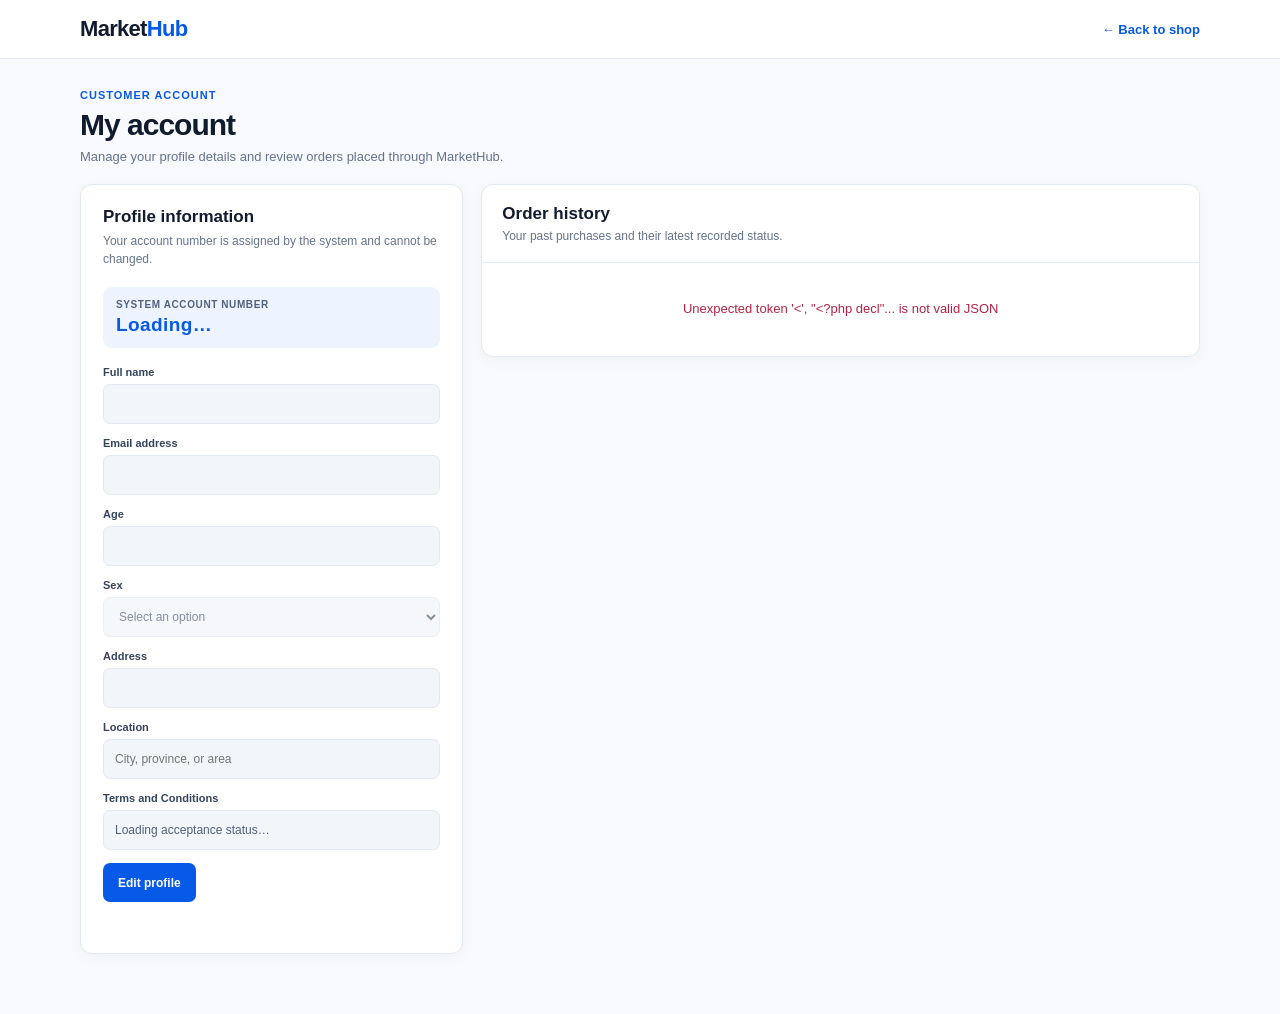
<file: account.html>
<!doctype html>
<html lang="en">
<head>
  <meta charset="utf-8">
  <meta name="viewport" content="width=device-width, initial-scale=1">
  <meta name="theme-color" content="#f7f9fc">
  <title>My Account | MarketHub</title>
  <style>
    :root { font-family:Inter,"Segoe UI",Arial,sans-serif;color:#111b2e;background:#f7f9fc;--blue:#0759e8;--line:#e3e9f2;--muted:#66738a; }
    * { box-sizing:border-box; } body { margin:0; } button,input,select { font:inherit; }
    header { display:flex;align-items:center;justify-content:space-between;padding:16px max(20px,calc((100vw - 1120px)/2));background:#fff;border-bottom:1px solid var(--line); }
    .brand { font-size:22px;font-weight:800;letter-spacing:-.7px;color:#111b2e;text-decoration:none; }.brand span { color:var(--blue); }
    .header-link { color:var(--blue);text-decoration:none;font-size:13px;font-weight:700; }
    main { width:min(1120px,calc(100% - 36px));margin:30px auto 60px; }.heading { margin-bottom:20px; }.eyebrow { color:var(--blue);font-size:11px;font-weight:750;letter-spacing:1px;text-transform:uppercase; }.heading h1 { margin:7px 0;font-size:30px;letter-spacing:-1px; }.heading p { margin:0;color:var(--muted);font-size:13px; }
    .layout { display:grid;grid-template-columns:minmax(280px,.8fr) minmax(0,1.5fr);gap:18px;align-items:start; }.card { background:#fff;border:1px solid var(--line);border-radius:12px;box-shadow:0 4px 16px #23355208; }.profile { padding:22px; }.card-title { margin:0 0 5px;font-size:17px; }.card-subtitle { margin:0 0 19px;color:var(--muted);font-size:12px;line-height:1.5; }
    .account-number { padding:12px 13px;margin-bottom:18px;border-radius:9px;background:#edf3ff; }.account-number small { display:block;color:#50617e;font-size:10px;font-weight:700;text-transform:uppercase;letter-spacing:.6px; }.account-number strong { display:block;margin-top:4px;color:var(--blue);font-size:19px;letter-spacing:.4px; }
    .field { display:grid;gap:6px;margin:13px 0; }.field label { color:#35445e;font-size:11px;font-weight:700; }.field input,.field select { width:100%;height:40px;padding:0 11px;border:1px solid var(--line);border-radius:7px;background:#fff;color:#111b2e;font-size:12px; }.field input:focus,.field select:focus { outline:2px solid #0759e82b;border-color:var(--blue); }
    .field input[readonly],.field select:disabled { background:#f2f5f9;color:#526078;cursor:default; }
    .button { min-height:39px;padding:0 15px;border:0;border-radius:7px;background:var(--blue);color:#fff;font-size:12px;font-weight:750;cursor:pointer; }.button.secondary { margin-left:5px;background:#eef2f7;color:#334158; }.button:disabled { opacity:.6;cursor:wait; }.message { min-height:18px;margin:11px 0 0;color:#148052;font-size:12px; }
    .orders { padding:0;overflow:hidden; }.orders-head { padding:19px 20px;border-bottom:1px solid var(--line); }.orders-head h2 { margin:0;font-size:17px; }.orders-head p { margin:5px 0 0;color:var(--muted);font-size:12px; }.order-list { display:grid; }.order { padding:17px 20px;border-bottom:1px solid var(--line); }.order:last-child { border-bottom:0; }.order-top { display:flex;justify-content:space-between;gap:12px;align-items:center; }.order-id { font-size:13px;font-weight:750; }.order-date { margin-top:4px;color:var(--muted);font-size:11px; }.status { padding:5px 9px;border-radius:20px;background:#fff3dc;color:#9b6418;font-size:10px;font-weight:750;text-transform:capitalize; }.status.completed,.status.delivered { background:#e7f6ed;color:#18804d; }.items { margin:13px 0 9px;padding:0;list-style:none;display:grid;gap:7px; }.items li { display:flex;justify-content:space-between;gap:10px;color:#53617a;font-size:11px; }.order-total { display:flex;justify-content:space-between;padding-top:10px;border-top:1px solid #eef1f5;font-size:12px;font-weight:750; }.empty,.loading,.error { padding:36px 20px;text-align:center;color:var(--muted);font-size:13px;line-height:1.6; }.error { color:#b42345; }
    @media(max-width:760px){.layout{grid-template-columns:1fr}.heading h1{font-size:26px}}
  </style>
</head>
<body>
  <header><a class="brand" href="market.html">Market<span>Hub</span></a><a class="header-link" href="market.html">← Back to shop</a></header>
  <main>
    <div class="heading"><div class="eyebrow">Customer account</div><h1>My account</h1><p>Manage your profile details and review orders placed through MarketHub.</p></div>
    <div class="layout">
      <section class="card profile"><h2 class="card-title">Profile information</h2><p class="card-subtitle">Your account number is assigned by the system and cannot be changed.</p><div class="account-number"><small>System account number</small><strong id="accountNumber">Loading…</strong></div>
        <form id="profileForm"><div class="field"><label for="fullName">Full name</label><input id="fullName" name="fullName" maxlength="150" autocomplete="name" readonly></div><div class="field"><label for="email">Email address</label><input id="email" type="email" readonly></div><div class="field"><label for="age">Age</label><input id="age" name="age" type="number" min="1" max="120" readonly></div><div class="field"><label for="sex">Sex</label><select id="sex" name="sex" disabled><option value="">Select an option</option><option>Female</option><option>Male</option><option>Other</option><option>Prefer not to say</option></select></div><div class="field"><label for="address">Address</label><input id="address" name="address" maxlength="1000" autocomplete="street-address" readonly></div><div class="field"><label for="location">Location</label><input id="location" name="location" maxlength="255" autocomplete="address-level2" placeholder="City, province, or area" readonly></div><div class="field"><label>Terms and Conditions</label><input id="termsStatus" type="text" readonly value="Loading acceptance status…"></div><button class="button" id="editProfile" type="button">Edit profile</button><div id="profileEditActions" hidden><button class="button" id="saveProfile" type="submit">Save changes</button> <button class="button secondary" id="cancelProfile" type="button">Cancel</button></div><p class="message" id="profileMessage" role="status"></p></form>
      </section>
      <section class="card orders"><div class="orders-head"><h2>Order history</h2><p>Your past purchases and their latest recorded status.</p></div><div class="order-list" id="orderList"><div class="loading">Loading your orders…</div></div></section>
    </div>
  </main>
  <script>
    (() => {
      const $ = (selector) => document.querySelector(selector);
      const currency = new Intl.NumberFormat("en-PH", { style:"currency", currency:"PHP" });
      let savedProfile = null;
      const esc = (value) => String(value ?? "").replace(/[&<>"']/g, (char) => ({ "&":"&amp;", "<":"&lt;", ">":"&gt;", '"':"&quot;", "'":"&#39;" })[char]);
      const dateText = (value) => { const date = new Date(String(value || "").replace(" ","T")); return Number.isNaN(date.getTime()) ? "Date unavailable" : new Intl.DateTimeFormat("en-PH",{year:"numeric",month:"short",day:"numeric",hour:"numeric",minute:"2-digit"}).format(date); };
      function showOrders(orders) {
        if (!orders.length) { $("#orderList").innerHTML = '<div class="empty">No orders yet. Your completed checkout orders will appear here.</div>'; return; }
        $("#orderList").innerHTML = orders.map((order) => {
          const status = String(order.status || "pending").toLowerCase();
          const items = (order.items || []).map((item) => `<li><span>${esc(item.productName)} × ${Number(item.quantity) || 0}</span><span>${currency.format((Number(item.unitPrice) || 0) * (Number(item.quantity) || 0))}</span></li>`).join("");
          return `<article class="order"><div class="order-top"><div><div class="order-id">Order #${esc(order.id)}</div><div class="order-date">${esc(dateText(order.createdAt))}</div></div><span class="status ${esc(status)}">${esc(status.replaceAll("_"," "))}</span></div><ul class="items">${items}</ul><div class="order-total"><span>Total · ${esc(String(order.paymentMethod || "cash_on_delivery").replaceAll("_"," "))}</span><span>${currency.format(Number(order.total) || 0)}</span></div></article>`;
        }).join("");
      }
      async function loadAccount() {
        try {
          const response = await fetch("auth.php?action=account", { headers:{Accept:"application/json"}, cache:"no-store" });
          const data = await response.json();
          if (response.status === 401) { location.replace("index.html"); return; }
          if (!response.ok) throw new Error(data.error || "Could not load your account.");
          const profile = data.profile;
          $("#accountNumber").textContent = profile.accountNumber;
          $("#email").value = profile.email || "";
          $("#fullName").value = profile.fullName || "";
          $("#age").value = profile.age || "";
          $("#sex").value = profile.sex || "";
          $("#address").value = profile.address || "";
          $("#location").value = profile.location || "";
          $("#termsStatus").value = profile.termsAcceptedAt ? `Accepted ${dateText(profile.termsAcceptedAt)}` : "Not recorded for this account";
          savedProfile = { fullName:profile.fullName || "", age:profile.age || "", sex:profile.sex || "", address:profile.address || "", location:profile.location || "" };
          showOrders(Array.isArray(data.orders) ? data.orders : []);
        } catch (error) {
          $("#orderList").innerHTML = `<div class="error">${esc(error.message || "Could not load account details.")}</div>`;
        }
      }
      function setProfileEditable(editable) {
        ["fullName", "age", "address", "location"].forEach((id) => { $("#" + id).readOnly = !editable; });
        $("#sex").disabled = !editable;
        $("#editProfile").hidden = editable;
        $("#profileEditActions").hidden = !editable;
      }
      function restoreProfile() {
        if (!savedProfile) return;
        Object.entries(savedProfile).forEach(([key, value]) => { $("#" + key).value = value; });
      }
      $("#editProfile").addEventListener("click", () => { $("#profileMessage").textContent = ""; setProfileEditable(true); $("#fullName").focus(); });
      $("#cancelProfile").addEventListener("click", () => { restoreProfile(); setProfileEditable(false); $("#profileMessage").textContent = ""; });
      $("#profileForm").addEventListener("submit", async (event) => {
        event.preventDefault();
        const button = $("#saveProfile"), message = $("#profileMessage");
        button.disabled = true; button.textContent = "Saving…"; message.textContent = "";
        try {
          const response = await fetch("auth.php?action=account", { method:"POST", headers:{"Content-Type":"application/json",Accept:"application/json"}, body:JSON.stringify({fullName:$("#fullName").value.trim(),age:$("#age").value,sex:$("#sex").value,address:$("#address").value.trim(),location:$("#location").value.trim()}) });
          const data = await response.json();
          if (!response.ok) throw new Error(data.error || "Could not save your profile.");
          savedProfile = { fullName:$("#fullName").value, age:$("#age").value, sex:$("#sex").value, address:$("#address").value, location:$("#location").value };
          message.textContent = "Profile saved.";
          setProfileEditable(false);
        } catch (error) { message.style.color = "#b42345"; message.textContent = error.message || "Could not save your profile."; }
        finally { button.disabled = false; button.textContent = "Save profile"; }
      });
      loadAccount();
    })();
  </script>
</body>
</html>
</file>
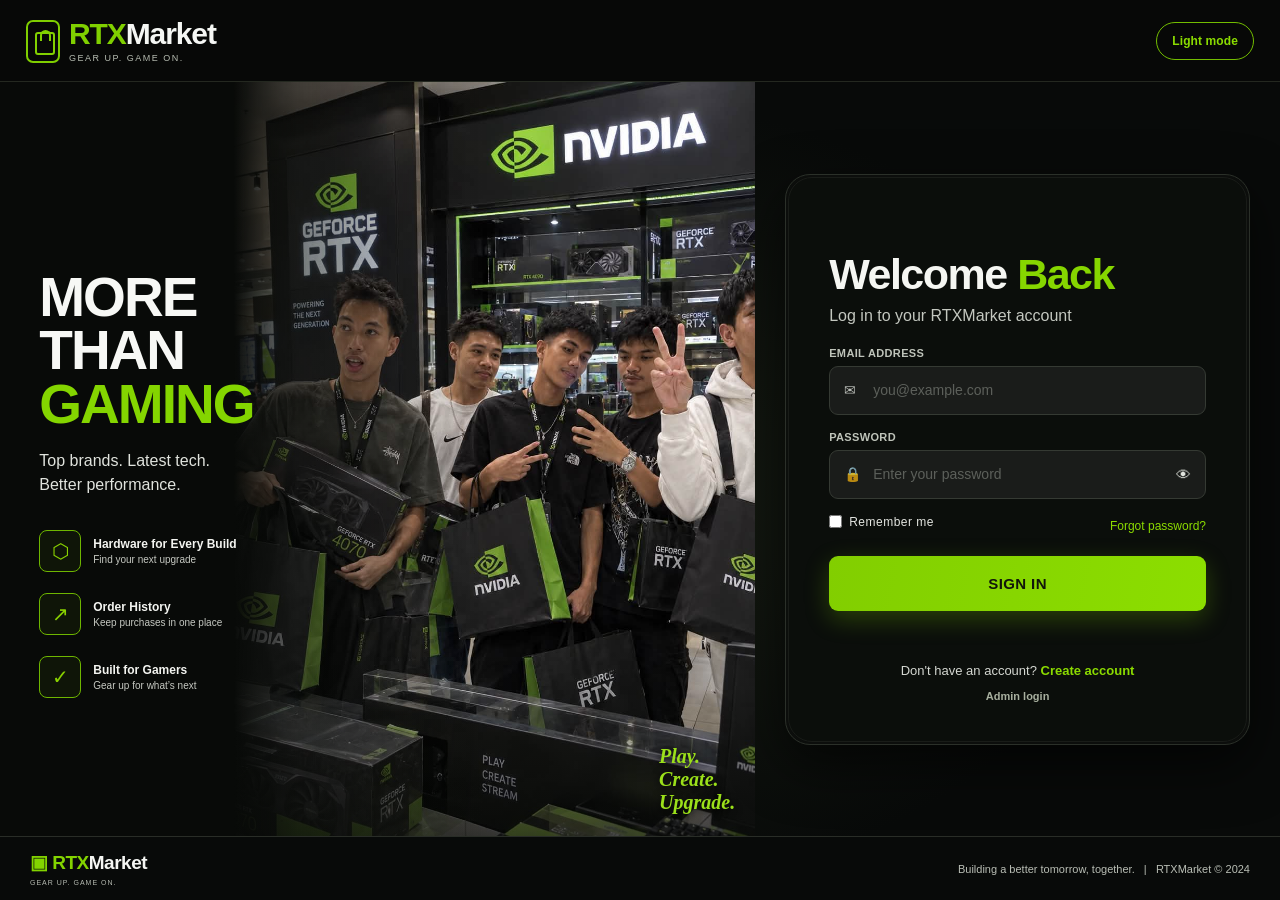
<file: inventory.html>
<!doctype html>
<html lang="en">
<head>
  <meta charset="utf-8">
  <meta name="viewport" content="width=device-width, initial-scale=1">
  <meta name="theme-color" content="#f5f3fa">
  <title>RTXMarket | Inventory</title>
  <style>
    :root {
      color-scheme: light;
      --ink: #242039;
      --muted: #77728e;
      --line: #e8e2f2;
      --paper: #fff;
      --canvas: #f5f3fa;
      --blue: #7655d9;
      --blue-dark: #5f40c1;
      --blue-soft: #f0ebff;
      --green: #16845b;
      --green-soft: #e9f7f0;
      --red: #cf4545;
      --red-soft: #fff0ef;
      --amber: #a66a12;
      --amber-soft: #fff5df;
      --shadow: 0 12px 36px rgba(25, 42, 70, .07);
      font-family: Inter, ui-sans-serif, system-ui, -apple-system, BlinkMacSystemFont, "Segoe UI", sans-serif;
    }
    * { box-sizing: border-box; }
    body { margin: 0; background: radial-gradient(ellipse at 88% 0, rgba(139,92,246,.09), transparent 34%), var(--canvas); color: var(--ink); min-width: 320px; }
    button, input, select { font: inherit; }
    button { cursor: pointer; }
    .app-shell { min-height: 100vh; }
    .sidebar {
      width: 244px; position: fixed; inset: 0 auto 0 0; z-index: 5;
      display: flex; flex-direction: column; padding: 25px 16px 18px;
      background: linear-gradient(180deg, #fff 0%, #fbfaff 100%); border-right: 1px solid var(--line);
    }
    .brand { display: flex; align-items: center; gap: 11px; padding: 0 10px 33px; }
    .brand-mark { width: 36px; height: 36px; border-radius: 11px; background: linear-gradient(135deg, #8b5cf6, #27b8cc); color: #fff; display: grid; place-items: center; box-shadow: 0 5px 12px rgba(118,85,217,.2); }
    .brand-mark svg { width: 20px; height: 20px; }
    .brand-name { font-size: 17px; font-weight: 750; letter-spacing: -.5px; }
    .brand-caption { color: var(--muted); font-size: 11px; margin-top: 2px; }
    .nav-label { color: #9aa4b4; text-transform: uppercase; font-size: 10px; font-weight: 750; letter-spacing: 1.1px; padding: 0 12px; margin: 3px 0 10px; }
    .nav-list { display: grid; gap: 5px; }
    .nav-link {
      display: flex; align-items: center; gap: 12px; width: 100%; padding: 11px 12px;
      border: 0; border-radius: 9px; background: transparent; color: #657187;
      text-align: left; font-size: 13px; font-weight: 600; transition: .15s ease;
    }
    .nav-link:hover { background: #f6f8fc; color: var(--ink); }
    .nav-link.active { color: var(--blue); background: var(--blue-soft); }
    .nav-link svg { width: 18px; height: 18px; flex: 0 0 auto; }
    .sidebar-bottom { margin-top: auto; }
    .help-card { border: 1px solid var(--line); border-radius: 12px; padding: 14px; background: #fbfcfe; }
    .help-card strong { font-size: 12px; }
    .help-card p { color: var(--muted); font-size: 11px; line-height: 1.55; margin: 6px 0 0; }
    .main { margin-left: 244px; min-height: 100vh; }
    .topbar {
      height: 72px; display: flex; align-items: center; justify-content: space-between;
      padding: 0 38px; background: rgba(255,255,255,.9); border-bottom: 1px solid var(--line); backdrop-filter: blur(14px);
    }
    .breadcrumb { color: var(--muted); font-size: 12px; }
    .breadcrumb strong { color: var(--ink); font-weight: 650; }
    .top-actions { display: flex; align-items: center; gap: 12px; }
    .date-label { color: var(--muted); font-size: 12px; }
    .avatar { width: 34px; height: 34px; border-radius: 50%; background: #eee8ff; color: #6748c4; display: grid; place-items: center; font-size: 11px; font-weight: 750; }
    .theme-toggle { min-height: 34px; display: inline-flex; align-items: center; gap: 7px; padding: 0 10px; border: 1px solid var(--line); border-radius: 8px; background: var(--paper); color: var(--muted); font-size: 11px; font-weight: 650; }
    .theme-toggle:hover { color: var(--ink); border-color: #cbd4e2; }
    .theme-toggle svg { width: 15px; height: 15px; }
    .content { max-width: 1480px; padding: 32px 38px 50px; margin: 0 auto; }
    .page-heading { display: flex; align-items: flex-end; justify-content: space-between; gap: 20px; margin-bottom: 26px; }
    .eyebrow { color: var(--blue); font-size: 11px; text-transform: uppercase; font-weight: 750; letter-spacing: 1px; margin-bottom: 8px; }
    h1 { font-size: clamp(24px, 3vw, 30px); letter-spacing: -1px; margin: 0; line-height: 1.15; }
    .subtitle { margin: 8px 0 0; color: var(--muted); font-size: 13px; }
    .actions { display: flex; flex-wrap: wrap; gap: 9px; }
    .button { min-height: 38px; display: inline-flex; align-items: center; justify-content: center; gap: 8px; border: 1px solid var(--line); border-radius: 8px; padding: 0 13px; background: #fff; color: #455168; font-size: 12px; font-weight: 650; transition: .15s ease; }
    .button:hover { border-color: #cbd4e2; background: #fbfcff; }
    .button svg { width: 15px; height: 15px; }
    .button.primary { color: #fff; border-color: var(--blue); background: var(--blue); box-shadow: 0 3px 8px rgba(50,103,233,.16); }
    .button.primary:hover { background: var(--blue-dark); }
    .button.soft-blue { color: var(--blue); border-color: #dce6ff; background: #f5f8ff; }
    .button.danger { color: var(--red); }
    .metric-grid { display: grid; grid-template-columns: repeat(4, 1fr); gap: 15px; margin-bottom: 20px; }
    .metric-card { background: var(--paper); border: 1px solid var(--line); border-radius: 12px; padding: 17px 18px 16px; box-shadow: 0 2px 8px rgba(25,42,70,.02); }
    .metric-top { display: flex; align-items: center; justify-content: space-between; gap: 8px; color: var(--muted); font-size: 12px; font-weight: 550; }
    .metric-icon { width: 32px; height: 32px; border-radius: 9px; display: grid; place-items: center; color: var(--blue); background: var(--blue-soft); }
    .metric-icon svg { width: 17px; height: 17px; }
    .metric-icon.amber { color: var(--amber); background: var(--amber-soft); }
    .metric-icon.green { color: var(--green); background: var(--green-soft); }
    .metric-value { font-size: 26px; font-weight: 750; letter-spacing: -.8px; margin-top: 13px; }
    .metric-foot { font-size: 11px; color: var(--muted); margin-top: 3px; }
    .metric-foot .alert-text { color: var(--red); font-weight: 650; }
    .panel { background: var(--paper); border: 1px solid var(--line); border-radius: 12px; box-shadow: 0 2px 8px rgba(25,42,70,.02); }
    .panel-header { display: flex; align-items: center; justify-content: space-between; gap: 15px; padding: 18px 20px; border-bottom: 1px solid var(--line); }
    .panel-title { font-size: 14px; font-weight: 700; }
    .panel-description { color: var(--muted); font-size: 11px; margin-top: 4px; }
    .text-link { color: var(--blue); text-decoration: none; font-size: 11px; font-weight: 650; border: 0; background: transparent; white-space: nowrap; }
    .table-wrap { width: 100%; overflow-x: auto; }
    table { width: 100%; border-collapse: collapse; text-align: left; }
    th { color: #8792a5; background: #fbfcfe; text-transform: uppercase; letter-spacing: .65px; font-size: 9px; font-weight: 750; padding: 12px 17px; white-space: nowrap; }
    td { padding: 13px 17px; border-top: 1px solid #eff2f6; color: #58647a; font-size: 11px; white-space: nowrap; }
    tbody tr:hover { background: #fcfdff; }
    .product-cell { display: flex; align-items: center; gap: 10px; min-width: 175px; }
    .product-icon { width: 33px; height: 33px; flex: 0 0 auto; border-radius: 9px; display: grid; place-items: center; background: #f1f4f9; color: #63728a; font-size: 11px; font-weight: 750; }
    .product-icon img { width: 100%; height: 100%; border-radius: inherit; object-fit: cover; animation: inventory-image-drift 5s ease-in-out infinite; }
    .product-name { color: #273246; font-size: 11px; font-weight: 650; }
    .product-sku { color: #98a2b2; font-size: 10px; margin-top: 3px; }
    .qty { color: #2c374a; font-weight: 700; }
    .badge { display: inline-flex; align-items: center; gap: 5px; border-radius: 20px; padding: 5px 8px; font-size: 9px; font-weight: 700; }
    .badge::before { content: ""; width: 5px; height: 5px; border-radius: 50%; background: currentColor; }
    .badge.good { color: var(--green); background: var(--green-soft); }
    .badge.low { color: var(--amber); background: var(--amber-soft); }
    .badge.out { color: var(--red); background: var(--red-soft); }
    .row-actions { display: flex; align-items: center; gap: 5px; }
    .icon-button { width: 28px; height: 28px; border: 0; border-radius: 6px; display: grid; place-items: center; color: #778398; background: transparent; }
    .icon-button:hover { color: var(--blue); background: var(--blue-soft); }
    .icon-button.delete:hover { color: var(--red); background: var(--red-soft); }
    .icon-button svg { width: 14px; height: 14px; }
    .dashboard-grid { display: grid; grid-template-columns: minmax(0, 1.5fr) minmax(280px, .9fr); gap: 17px; }
    .empty-state { padding: 34px 18px; text-align: center; color: var(--muted); font-size: 12px; }
    .empty-state strong { display: block; color: #536078; font-size: 13px; margin-bottom: 6px; }
    .view { display: none; }
    .view.active { display: block; }
    .toolbar { display: flex; flex-wrap: wrap; justify-content: space-between; align-items: center; gap: 12px; padding: 14px 18px; }
    .search-wrap { position: relative; flex: 1; max-width: 330px; min-width: 205px; }
    .search-wrap svg { position: absolute; width: 15px; height: 15px; left: 11px; top: 11px; color: #99a3b3; pointer-events: none; }
    .search-input, .field-input, .field-select { border: 1px solid #e2e7ee; border-radius: 7px; background: #fff; color: var(--ink); outline: none; }
    .search-input { width: 100%; height: 37px; padding: 0 12px 0 34px; font-size: 11px; }
    .search-input:focus, .field-input:focus, .field-select:focus { border-color: #9eb7ff; box-shadow: 0 0 0 3px rgba(50,103,233,.09); }
    .filter-select { height: 37px; padding: 0 30px 0 10px; border: 1px solid #e2e7ee; border-radius: 7px; background: #fff; color: #5d687c; font-size: 11px; }
    .results-label { color: var(--muted); font-size: 11px; }
    .inventory-panel { margin-top: 3px; }
    .reports-grid { display: grid; grid-template-columns: minmax(0, 1.5fr) minmax(270px, .8fr); gap: 17px; }
    .report-card { padding: 19px; }
    .report-card h2 { margin: 0; font-size: 14px; }
    .report-card p { margin: 6px 0 18px; color: var(--muted); font-size: 11px; line-height: 1.5; }
    .report-stat { display: flex; justify-content: space-between; gap: 10px; padding: 12px 0; border-top: 1px solid var(--line); color: #647087; font-size: 11px; }
    .report-stat strong { color: #293448; }
    .activity-list { display: grid; }
    .activity-item { display: flex; align-items: center; gap: 10px; padding: 12px 18px; border-top: 1px solid #eff2f6; }
    .activity-dot { width: 28px; height: 28px; flex: 0 0 auto; display: grid; place-items: center; border-radius: 8px; font-size: 12px; font-weight: 750; }
    .activity-dot.in { color: var(--green); background: var(--green-soft); }
    .activity-dot.out { color: var(--red); background: var(--red-soft); }
    .activity-main { min-width: 0; flex: 1; }
    .activity-name { color: #344055; font-size: 11px; font-weight: 650; overflow: hidden; text-overflow: ellipsis; }
    .activity-meta { color: #98a2b2; font-size: 10px; margin-top: 3px; }
    .activity-amount { font-size: 11px; font-weight: 700; }
    .activity-amount.in { color: var(--green); }
    .activity-amount.out { color: var(--red); }
    .toast { position: fixed; z-index: 30; right: 22px; bottom: 22px; max-width: min(390px, calc(100vw - 32px)); padding: 12px 16px; color: #fff; background: #253147; border-radius: 9px; box-shadow: var(--shadow); font-size: 12px; opacity: 0; transform: translateY(8px); pointer-events: none; transition: .2s ease; }
    .toast.show { opacity: 1; transform: translateY(0); }
    .modal-backdrop { position: fixed; inset: 0; z-index: 20; display: none; align-items: center; justify-content: center; padding: 18px; background: rgba(21,31,49,.42); }
    .modal-backdrop.open { display: flex; }
    .modal { width: min(100%, 480px); max-height: calc(100vh - 36px); overflow: auto; border-radius: 14px; background: #fff; box-shadow: 0 24px 80px rgba(16,30,55,.2); }
    .modal-header { display: flex; align-items: flex-start; justify-content: space-between; padding: 20px 22px 14px; border-bottom: 1px solid var(--line); }
    .modal-header h2 { font-size: 17px; margin: 0; letter-spacing: -.3px; }
    .modal-header p { color: var(--muted); font-size: 11px; margin: 5px 0 0; }
    .modal-close { border: 0; border-radius: 6px; background: transparent; color: #7e899a; width: 28px; height: 28px; font-size: 20px; line-height: 1; }
    .modal-close:hover { background: #f3f5f8; }
    .modal-body { padding: 18px 22px; }
    .form-grid { display: grid; grid-template-columns: 1fr 1fr; gap: 14px; }
    .form-field.full { grid-column: 1 / -1; }
    .form-field label { display: block; color: #526078; font-size: 11px; font-weight: 650; margin: 0 0 6px; }
    .field-input, .field-select { width: 100%; height: 38px; padding: 0 10px; font-size: 12px; }
    .field-hint { color: #929cad; font-size: 10px; margin-top: 5px; }
    .image-field { display: flex; align-items: center; gap: 12px; }
    .image-preview { width: 76px; height: 76px; flex: 0 0 auto; display: grid; place-items: center; overflow: hidden; border: 1px dashed #d5ddea; border-radius: 10px; background: #f6f8fb; color: #94a0b3; font-size: 10px; text-align: center; }
    .image-preview img { width: 100%; height: 100%; object-fit: cover; animation: inventory-image-preview 6s ease-in-out infinite; }
    @keyframes inventory-image-drift {
      0%, 100% { transform: scale(1); }
      50% { transform: scale(1.12); }
    }
    @keyframes inventory-image-preview {
      0%, 100% { transform: scale(1); }
      50% { transform: scale(1.07); }
    }
    @media (prefers-reduced-motion: reduce) {
      .product-icon img, .image-preview img { animation: none; }
    }
    .image-controls { min-width: 0; }
    .image-controls input[type="file"] { position: absolute; width: 1px; height: 1px; overflow: hidden; clip: rect(0, 0, 0, 0); white-space: nowrap; clip-path: inset(50%); }
    .image-actions { display: flex; flex-wrap: wrap; gap: 7px; }
    .image-actions .button { min-height: 32px; font-size: 10px; }
    .modal-footer { display: flex; justify-content: flex-end; gap: 8px; padding: 13px 22px 19px; }
    .type-switch { display: grid; grid-template-columns: 1fr 1fr; gap: 7px; margin-bottom: 17px; padding: 4px; background: #f3f5f9; border-radius: 8px; }
    .type-option { min-height: 34px; border: 0; border-radius: 6px; color: #788397; background: transparent; font-size: 11px; font-weight: 700; }
    .type-option.selected.in { color: var(--green); background: #fff; box-shadow: 0 1px 4px rgba(20,38,64,.1); }
    .type-option.selected.out { color: var(--red); background: #fff; box-shadow: 0 1px 4px rgba(20,38,64,.1); }
    .stock-summary { border-radius: 8px; padding: 11px 12px; margin-bottom: 15px; background: #f6f8fb; color: #68758b; font-size: 11px; }
    .stock-summary strong { color: #263246; }
    .mobile-menu { display: none; }
    html[data-theme="dark"] {
      color-scheme: dark;
      --ink: #e7edf7;
      --muted: #a2aec0;
      --line: #303c50;
      --paper: #1b2638;
      --canvas: #121b2a;
      --blue: #b39aff;
      --blue-dark: #9b7df1;
      --blue-soft: #332b4c;
      --green: #57c795;
      --green-soft: #1c3a34;
      --red: #ff8585;
      --red-soft: #422b35;
      --amber: #f0bd63;
      --amber-soft: #433822;
      --shadow: 0 12px 36px rgba(0, 0, 0, .25);
    }
    html[data-theme="dark"] .sidebar,
    html[data-theme="dark"] .topbar { background: #182335; }
    html[data-theme="dark"] .topbar { background: rgba(24,35,53,.94); }
    html[data-theme="dark"] .help-card,
    html[data-theme="dark"] .search-input,
    html[data-theme="dark"] .filter-select,
    html[data-theme="dark"] .field-input,
    html[data-theme="dark"] .field-select,
    html[data-theme="dark"] .theme-toggle { background: #202d42; color: var(--ink); border-color: var(--line); }
    html[data-theme="dark"] .nav-link { color: #a9b5c8; }
    html[data-theme="dark"] .nav-link:hover { background: #202d42; color: var(--ink); }
    html[data-theme="dark"] .nav-link.active { color: var(--blue); background: var(--blue-soft); }
    html[data-theme="dark"] .metric-card,
    html[data-theme="dark"] .panel { background: var(--paper); }
    html[data-theme="dark"] th { color: #a4b0c2; background: #202c3f; }
    html[data-theme="dark"] td { color: #bdc7d6; border-color: #2b374b; }
    html[data-theme="dark"] tbody tr:hover { background: #202c3f; }
    html[data-theme="dark"] .product-name,
    html[data-theme="dark"] .qty,
    html[data-theme="dark"] .report-stat strong { color: #e1e8f2; }
    html[data-theme="dark"] .product-icon { background: #26344a; color: #c0ccdc; }
    html[data-theme="dark"] .image-preview { border-color: #39465a; background: #202d42; color: #a2aec0; }
    html[data-theme="dark"] .button { background: #202d42; color: #d1d9e5; border-color: #36445b; }
    html[data-theme="dark"] .button:hover { background: #27364d; border-color: #4b5c77; }
    html[data-theme="dark"] .button.primary { color: #13203a; background: var(--blue); border-color: var(--blue); }
    html[data-theme="dark"] .button.primary:hover { background: var(--blue-dark); }
    html[data-theme="dark"] .button.soft-blue { color: var(--blue); background: #202d42; border-color: #36445b; }
    html[data-theme="dark"] .icon-button { color: #abb7c9; }
    html[data-theme="dark"] .icon-button:hover { color: var(--blue); background: var(--blue-soft); }
    html[data-theme="dark"] .modal { background: var(--paper); }
    html[data-theme="dark"] .modal-header,
    html[data-theme="dark"] .modal-footer { border-color: var(--line); }
    html[data-theme="dark"] .modal-close:hover { background: #29374d; }
    html[data-theme="dark"] .type-switch { background: #121b2a; }
    html[data-theme="dark"] .type-option.selected { background: #29374d; }
    html[data-theme="dark"] .stock-summary { background: #202d42; color: var(--muted); }
    html[data-theme="dark"] .stock-summary strong { color: var(--ink); }
    html[data-theme="dark"] .activity-item { border-color: #2b374b; }
    html[data-theme="dark"] .activity-name { color: #d6deea; }
    html[data-theme="dark"] .avatar { color: #ddceff; background: #382d55; }
    html[data-theme="dark"] .text-link { color: var(--blue); }
    html[data-theme="dark"] .button.danger { color: var(--red); }
    html[data-theme="dark"] .search-input::placeholder,
    html[data-theme="dark"] .field-input::placeholder { color: #8693a8; }
    @media (max-width: 1100px) {
      .sidebar { width: 214px; }
      .main { margin-left: 214px; }
      .content { padding-right: 24px; padding-left: 24px; }
      .topbar { padding: 0 24px; }
      .metric-grid { grid-template-columns: repeat(2, 1fr); }
      .dashboard-grid, .reports-grid { grid-template-columns: 1fr; }
    }
    @media (max-width: 700px) {
      .sidebar { width: 100%; height: auto; inset: 0 0 auto; padding: 12px 14px; border-right: 0; border-bottom: 1px solid var(--line); }
      .brand { padding: 0; }
      .brand-mark { width: 32px; height: 32px; }
      .brand-caption, .nav-label, .sidebar-bottom { display: none; }
      .nav-list { grid-template-columns: repeat(5, 1fr); gap: 3px; margin-top: 11px; }
      .nav-link { justify-content: center; flex-direction: column; gap: 4px; padding: 7px 3px; font-size: 9px; }
      .nav-link svg { width: 16px; height: 16px; }
      .main { margin-left: 0; padding-top: 111px; }
      .topbar { height: 48px; padding: 0 17px; }
      .date-label { font-size: 10px; }
      .theme-toggle { width: 34px; min-height: 34px; justify-content: center; padding: 0; }
      .theme-toggle span { display: none; }
      .content { padding: 23px 15px 35px; }
      .page-heading { align-items: flex-start; flex-direction: column; margin-bottom: 19px; }
      .actions { width: 100%; }
      .actions .button { flex: 1; }
      .metric-grid { gap: 9px; }
      .metric-card { padding: 13px; }
      .metric-top { font-size: 10px; align-items: flex-start; }
      .metric-icon { width: 28px; height: 28px; }
      .metric-value { font-size: 22px; }
      .panel-header { padding: 15px; }
      .toolbar { align-items: stretch; padding: 12px; }
      .search-wrap { max-width: none; flex-basis: 100%; }
      .filter-select { flex: 1; }
      th, td { padding-right: 12px; padding-left: 12px; }
      .form-grid { grid-template-columns: 1fr; }
      .form-field.full { grid-column: auto; }
      .modal-header, .modal-body { padding-right: 17px; padding-left: 17px; }
      .modal-footer { padding-right: 17px; padding-left: 17px; }
    }
    @media print {
      @page { size: landscape; margin: 12mm; }
      body { background: #fff; color: #111; }
      .sidebar, .topbar, .page-heading .actions, .toolbar, .row-actions, .text-link, .toast { display: none !important; }
      .main { margin: 0; }
      .content { max-width: none; padding: 0; }
      .view { display: none !important; }
      #reportsView { display: block !important; }
      body.print-orders #reportsView { display:none !important; }
      body.print-orders #ordersView { display:block !important; }
      .panel, .metric-card { box-shadow: none; border-color: #d8d8d8; }
      .panel-header { padding: 10px 12px; }
      th { background: #f1f3f5 !important; color: #333; }
      td, th { padding-top: 7px; padding-bottom: 7px; }
      .reports-grid { grid-template-columns: 1.5fr .8fr; gap: 10px; }
      .report-card { padding: 12px; }
      .report-card p { margin-bottom: 10px; }
      #reportPrintTitle { display: block !important; margin-bottom: 12px; font-size: 21px; }
      html[data-theme="dark"] {
        color-scheme: light;
        --ink: #111;
        --muted: #555;
        --line: #d8d8d8;
        --paper: #fff;
        --canvas: #fff;
        --blue: #3267e9;
        --blue-soft: #edf3ff;
        --green: #16845b;
        --green-soft: #e9f7f0;
        --red: #cf4545;
        --red-soft: #fff0ef;
        --amber: #a66a12;
        --amber-soft: #fff5df;
      }
      html[data-theme="dark"] th { color: #333; background: #f1f3f5 !important; }
      html[data-theme="dark"] td { color: #555; border-color: #eee; }
      html[data-theme="dark"] .product-name,
      html[data-theme="dark"] .qty,
      html[data-theme="dark"] .report-stat strong { color: #222; }
      html[data-theme="dark"] .product-icon { color: #63728a; background: #f1f4f9; }
    }
    /* Inventory uses the RTXMarket charcoal and lime color system. */
    :root { --blue:#67b900; --blue-dark:#559900; --blue-soft:#edf7e3; --green:#248442; --green-soft:#e7f5e9; --shadow:0 12px 36px rgba(20,30,18,.10); }
    html[data-theme="dark"] { color-scheme:dark; --ink:#f0f3ed; --muted:#a7afa2; --line:#30362e; --paper:#151815; --canvas:#0b0d0b; --blue:#83d400; --blue-dark:#6db500; --blue-soft:#23340f; --green:#76d582; --green-soft:#1c321d; --red:#ff8585; --red-soft:#422b35; --amber:#f0bd63; --amber-soft:#433822; --shadow:0 12px 36px rgba(0,0,0,.3); }
    html[data-theme="light"] { color-scheme:light; --ink:#182018; --muted:#697269; --line:#e0e6dc; --paper:#fff; --canvas:#f5f7f2; --blue:#69b900; --blue-dark:#559900; --blue-soft:#edf7e3; --green:#248442; --green-soft:#e7f5e9; }
    body,.app-shell { background:var(--canvas); color:var(--ink); }
    .sidebar,.topbar,.panel,.metric-card,.modal { background:var(--paper); color:var(--ink); border-color:var(--line); }
    .sidebar { border-right-color:var(--line); }.topbar { border-bottom-color:var(--line); }
    .brand-mark { color:#11170b; background:var(--blue); box-shadow:0 5px 14px rgba(131,212,0,.18); }
    .brand-name { color:var(--ink); }.brand-name span { color:var(--blue); }
    .nav-link { color:var(--muted); }.nav-link:hover { background:var(--blue-soft); color:var(--ink); }.nav-link.active { color:var(--blue-dark); background:var(--blue-soft); }
    .button.primary { color:#11170b; background:var(--blue); border-color:var(--blue); box-shadow:0 3px 10px rgba(131,212,0,.15); }.button.primary:hover { background:var(--blue-dark); }
    .button.soft-blue { color:var(--blue-dark); border-color:var(--line); background:var(--blue-soft); }
    .metric-icon { color:var(--blue-dark); background:var(--blue-soft); }
    th { color:var(--muted); background:color-mix(in srgb,var(--paper) 82%,var(--canvas)); }
    td { color:var(--muted); border-color:var(--line); } tbody tr:hover { background:color-mix(in srgb,var(--paper) 75%,var(--blue-soft)); }
    .product-name,.qty,.report-stat strong,.activity-name { color:var(--ink); }
    .search-input,.field-input,.field-select,.filter-select,.theme-toggle { background:var(--paper); color:var(--ink); border-color:var(--line); }
    .search-input:focus,.field-input:focus,.field-select:focus,.filter-select:focus { border-color:var(--blue); box-shadow:0 0 0 3px color-mix(in srgb,var(--blue) 18%,transparent); }
    .text-link,.eyebrow { color:var(--blue-dark); }.icon-button:hover { color:var(--blue-dark); background:var(--blue-soft); }
    .panel-header,.activity-item { border-color:var(--line); }.product-icon,.image-preview,.stock-summary { background:color-mix(in srgb,var(--paper) 76%,var(--canvas)); color:var(--muted); border-color:var(--line); }
    .modal-header,.modal-footer { border-color:var(--line); }.form-field label { color:var(--muted); }.type-switch { background:var(--canvas); }
    html[data-theme="dark"] .sidebar,html[data-theme="dark"] .topbar { background:var(--paper); }
    html[data-theme="dark"] .nav-link { color:var(--muted); } html[data-theme="dark"] .nav-link.active { color:var(--blue); background:var(--blue-soft); }
    html[data-theme="dark"] th { color:var(--muted); background:#1c201b; } html[data-theme="dark"] td { color:#c3cbbf; border-color:var(--line); }
    html[data-theme="dark"] .product-name,html[data-theme="dark"] .qty,html[data-theme="dark"] .report-stat strong,html[data-theme="dark"] .activity-name { color:var(--ink); }
    html[data-theme="dark"] .button { color:var(--ink); background:#1b201a; border-color:var(--line); } html[data-theme="dark"] .button.primary { color:#11170b; background:var(--blue); border-color:var(--blue); }
    html[data-theme="dark"] .button.soft-blue { color:var(--blue); background:var(--blue-soft); border-color:var(--line); }
    html[data-theme="dark"] .modal { background:var(--paper); } html[data-theme="dark"] .type-switch { background:#0f120f; }
    html[data-theme="dark"] .type-option.selected { background:#222a1c; } html[data-theme="dark"] .stock-summary { background:#1b201a; color:var(--muted); }
  </style>
</head>
<body>
  <svg aria-hidden="true" width="0" height="0" style="position:absolute">
    <symbol id="i-box" viewBox="0 0 24 24"><path d="m12 3 9 4.5v9L12 21l-9-4.5v-9L12 3Z"/><path d="m3.5 7.7 8.5 4.4 8.5-4.4M12 12v9M7.5 5.3l9 4.6"/></symbol>
    <symbol id="i-grid" viewBox="0 0 24 24"><rect x="3.5" y="3.5" width="7" height="7" rx="1.5"/><rect x="13.5" y="3.5" width="7" height="7" rx="1.5"/><rect x="3.5" y="13.5" width="7" height="7" rx="1.5"/><rect x="13.5" y="13.5" width="7" height="7" rx="1.5"/></symbol>
    <symbol id="i-list" viewBox="0 0 24 24"><path d="M9 6h11M9 12h11M9 18h11"/><path d="M4 6h.01M4 12h.01M4 18h.01"/></symbol>
    <symbol id="i-arrows" viewBox="0 0 24 24"><path d="M7 7h13l-3-3M17 17H4l3 3"/><path d="M20 7v5M4 17v-5"/></symbol>
    <symbol id="i-chart" viewBox="0 0 24 24"><path d="M4 19.5h16M6.5 16V11M12 16V5M17.5 16V8"/></symbol>
    <symbol id="i-plus" viewBox="0 0 24 24"><path d="M12 5v14M5 12h14"/></symbol>
    <symbol id="i-search" viewBox="0 0 24 24"><circle cx="10.8" cy="10.8" r="6.8"/><path d="m16 16 4.5 4.5"/></symbol>
    <symbol id="i-print" viewBox="0 0 24 24"><path d="M7 8V3.5h10V8M7 17H4.5A1.5 1.5 0 0 1 3 15.5v-6A1.5 1.5 0 0 1 4.5 8h15A1.5 1.5 0 0 1 21 9.5v6a1.5 1.5 0 0 1-1.5 1.5H17"/><path d="M7 14h10v6.5H7zM17.5 11.5h.01"/></symbol>
    <symbol id="i-edit" viewBox="0 0 24 24"><path d="m14 5 5 5M4 20l4.2-.8L19 7.4a2.1 2.1 0 0 0-3-3L5.2 15.2 4 20Z"/></symbol>
    <symbol id="i-trash" viewBox="0 0 24 24"><path d="M4 7h16M10 11v6M14 11v6M5.5 7l1 13h11l1-13M9 7V4h6v3"/></symbol>
    <symbol id="i-down" viewBox="0 0 24 24"><path d="M12 4v15M6 13l6 6 6-6"/></symbol>
    <symbol id="i-up" viewBox="0 0 24 24"><path d="M12 20V5M6 11l6-6 6 6"/></symbol>
  </svg>
  <div class="app-shell">
    <aside class="sidebar">
      <div class="brand">
        <div class="brand-mark"><svg fill="none" stroke="currentColor" stroke-width="1.8" stroke-linecap="round" stroke-linejoin="round"><use href="#i-box"/></svg></div>
        <div><div class="brand-name"><span>RTX</span>Market</div><div class="brand-caption">Inventory management</div></div>
      </div>
      <div class="nav-label">Workspace</div>
      <nav class="nav-list" aria-label="Main navigation">
        <button class="nav-link active" data-view="dashboard"><svg fill="none" stroke="currentColor" stroke-width="1.7" stroke-linecap="round" stroke-linejoin="round"><use href="#i-grid"/></svg>Overview</button>
        <button class="nav-link" data-view="inventory"><svg fill="none" stroke="currentColor" stroke-width="1.7" stroke-linecap="round" stroke-linejoin="round"><use href="#i-list"/></svg>Products</button>
        <button class="nav-link" data-view="orders"><svg fill="none" stroke="currentColor" stroke-width="1.7" stroke-linecap="round" stroke-linejoin="round"><use href="#i-chart"/></svg>Orders</button>
        <button class="nav-link" data-view="stock"><svg fill="none" stroke="currentColor" stroke-width="1.7" stroke-linecap="round" stroke-linejoin="round"><use href="#i-arrows"/></svg>Stock activity</button>
        <button class="nav-link" data-view="reports"><svg fill="none" stroke="currentColor" stroke-width="1.7" stroke-linecap="round" stroke-linejoin="round"><use href="#i-chart"/></svg>Reports</button>
      </nav>
      <div class="sidebar-bottom"><a class="nav-link" href="market.html" style="text-decoration:none"><svg fill="none" stroke="currentColor" stroke-width="1.7" stroke-linecap="round" stroke-linejoin="round"><use href="#i-box"/></svg>Open product market</a><div class="help-card"><strong>Your inventory, in one place</strong><p>Changes are saved to the MySQL database. Export a report anytime using Print / PDF.</p></div></div>
    </aside>
    <main class="main">
      <header class="topbar">
        <div class="breadcrumb">Workspace <span aria-hidden="true">/</span> <strong id="breadcrumbPage">Overview</strong></div>
        <div class="top-actions"><span class="date-label" id="todayLabel"></span><button class="theme-toggle" id="themeToggle" type="button" aria-label="Enable dark mode" title="Enable dark mode"><svg id="themeIcon" fill="none" stroke="currentColor" stroke-width="1.7" stroke-linecap="round" stroke-linejoin="round" viewBox="0 0 24 24" aria-hidden="true"><path d="M20.5 14.2A8.5 8.5 0 0 1 9.8 3.5 8.5 8.5 0 1 0 20.5 14.2Z"/></svg><span id="themeLabel">Dark mode</span></button><button class="button" id="logoutButton" type="button">Sign out</button><div class="avatar" aria-label="Administrator">AD</div></div>
      </header>
      <div class="content">
        <section class="view active" id="dashboardView">
          <div class="page-heading">
            <div><div class="eyebrow">Inventory workspace</div><h1>Good to see you</h1><p class="subtitle">Here’s what’s happening with your stock today.</p></div>
            <div class="actions"><button class="button" data-open-stock="in"><svg fill="none" stroke="currentColor" stroke-width="1.8" stroke-linecap="round" stroke-linejoin="round"><use href="#i-down"/></svg>Stock in</button><button class="button primary" data-open-product><svg fill="none" stroke="currentColor" stroke-width="1.8" stroke-linecap="round"><use href="#i-plus"/></svg>Add product</button></div>
          </div>
          <div class="metric-grid">
            <article class="metric-card"><div class="metric-top"><span>Total products</span><span class="metric-icon"><svg fill="none" stroke="currentColor" stroke-width="1.7" stroke-linecap="round" stroke-linejoin="round"><use href="#i-box"/></svg></span></div><div class="metric-value" id="metricProducts">0</div><div class="metric-foot">Unique products in your catalog</div></article>
            <article class="metric-card"><div class="metric-top"><span>Units in stock</span><span class="metric-icon green"><svg fill="none" stroke="currentColor" stroke-width="1.7" stroke-linecap="round" stroke-linejoin="round"><use href="#i-arrows"/></svg></span></div><div class="metric-value" id="metricUnits">0</div><div class="metric-foot">Across all active products</div></article>
            <article class="metric-card"><div class="metric-top"><span>Low stock items</span><span class="metric-icon amber"><svg fill="none" stroke="currentColor" stroke-width="1.7" stroke-linecap="round" stroke-linejoin="round"><use href="#i-chart"/></svg></span></div><div class="metric-value" id="metricLow">0</div><div class="metric-foot"><span id="lowMetricHint">At or below reorder level</span></div></article>
            <article class="metric-card"><div class="metric-top"><span>Out of stock</span><span class="metric-icon" style="color:var(--red);background:var(--red-soft)"><svg fill="none" stroke="currentColor" stroke-width="1.7" stroke-linecap="round" stroke-linejoin="round"><use href="#i-box"/></svg></span></div><div class="metric-value" id="metricOut">0</div><div class="metric-foot">Products that need replenishing</div></article>
          </div>
          <div class="dashboard-grid">
            <section class="panel">
              <div class="panel-header"><div><div class="panel-title">Low stock alerts</div><div class="panel-description">Products at or below their reorder level</div></div><button class="text-link" data-navigate="inventory" data-filter="low">View all low stock →</button></div>
              <div class="table-wrap"><table><thead><tr><th>Product</th><th>Category</th><th>In stock</th><th>Reorder at</th><th>Status</th></tr></thead><tbody id="lowStockRows"></tbody></table><div class="empty-state" id="lowStockEmpty" hidden><strong>All stocked up</strong>No products are currently below their reorder level.</div></div>
            </section>
            <section class="panel">
              <div class="panel-header"><div><div class="panel-title">Recent stock activity</div><div class="panel-description">Latest inventory movements</div></div><button class="text-link" data-navigate="stock">View activity →</button></div>
              <div class="activity-list" id="recentActivity"></div>
            </section>
          </div>
        </section>
        <section class="view" id="inventoryView">
          <div class="page-heading"><div><div class="eyebrow">Catalog</div><h1>Products</h1><p class="subtitle">Add, edit, find, and manage the products you keep in stock.</p></div><div class="actions"><button class="button primary" data-open-product><svg fill="none" stroke="currentColor" stroke-width="1.8" stroke-linecap="round"><use href="#i-plus"/></svg>Add product</button></div></div>
          <section class="panel inventory-panel">
            <div class="toolbar"><label class="search-wrap"><svg fill="none" stroke="currentColor" stroke-width="1.8" stroke-linecap="round"><use href="#i-search"/></svg><input class="search-input" id="productSearch" type="search" placeholder="Search name, SKU, or category..." aria-label="Search products"></label><select class="filter-select" id="categoryFilter" aria-label="Filter by category"><option value="">All categories</option></select><select class="filter-select" id="statusFilter" aria-label="Filter by stock status"><option value="">All stock levels</option><option value="low">Low stock</option><option value="out">Out of stock</option><option value="good">In stock</option></select><span class="results-label" id="productCount"></span></div>
            <div class="table-wrap"><table><thead><tr><th>Product</th><th>Category</th><th>Unit price</th><th>Quantity</th><th>Reorder level</th><th>Status</th><th>Actions</th></tr></thead><tbody id="productRows"></tbody></table><div class="empty-state" id="productsEmpty" hidden><strong>No products found</strong>Try a different search or add your first product.</div></div>
          </section>
        </section>
        <section class="view" id="ordersView">
          <div class="page-heading"><div><div class="eyebrow">Customer sales</div><h1>Order history</h1><p class="subtitle">Review customer orders placed through the product market.</p></div><div class="actions"><button class="button" id="summarizeOrders" type="button"><svg fill="none" stroke="currentColor" stroke-width="1.8" stroke-linecap="round" stroke-linejoin="round"><use href="#i-chart"/></svg>Summarize ordered report</button><button class="button primary" id="printOrders" type="button"><svg fill="none" stroke="currentColor" stroke-width="1.8" stroke-linecap="round" stroke-linejoin="round"><use href="#i-print"/></svg>Print / Save as PDF</button></div></div>
          <div class="metric-grid order-metrics"><article class="metric-card"><div class="metric-top"><span>Total orders</span></div><div class="metric-value" id="ordersCount">0</div><div class="metric-foot">All placed customer orders</div></article><article class="metric-card"><div class="metric-top"><span>Order revenue</span></div><div class="metric-value" id="ordersRevenue">₱0.00</div><div class="metric-foot">Combined order totals</div></article><article class="metric-card"><div class="metric-top"><span>Pending orders</span></div><div class="metric-value" id="ordersPending">0</div><div class="metric-foot">Awaiting fulfillment</div></article><article class="metric-card"><div class="metric-top"><span>Items sold</span></div><div class="metric-value" id="ordersItemsSold">0</div><div class="metric-foot">Units across all orders</div></article></div>
          <section class="panel order-summary-panel" id="ordersSummaryPanel" hidden><div class="panel-header"><div><div class="panel-title">Ordered report summary</div><div class="panel-description" id="ordersSummaryDate"></div></div></div><div class="report-stat"><span>Total orders</span><strong id="summaryOrdersCount">0</strong></div><div class="report-stat"><span>Revenue from orders</span><strong id="summaryOrdersRevenue">₱0.00</strong></div><div class="report-stat"><span>Pending orders</span><strong id="summaryOrdersPending">0</strong></div><div class="report-stat"><span>Items sold</span><strong id="summaryOrdersItems">0</strong></div></section>
          <section class="panel"><div class="panel-header"><div><div class="panel-title">Placed orders</div><div class="panel-description">Newest orders appear first. Click Print / Save as PDF to export this report.</div></div><span class="results-label" id="ordersResultCount">0 orders</span></div><div class="table-wrap"><table><thead><tr><th>Order</th><th>Customer</th><th>Date placed</th><th>Items</th><th>Total</th><th>Status</th></tr></thead><tbody id="orderRows"></tbody></table><div class="empty-state" id="ordersEmpty" hidden><strong>No customer orders yet</strong>Orders placed through the market will appear here.</div></div></section>
        </section>
        <section class="view" id="stockView">
          <div class="page-heading"><div><div class="eyebrow">Stock control</div><h1>Stock activity</h1><p class="subtitle">Record stock coming in or going out and keep quantities up to date.</p></div><div class="actions"><button class="button" data-open-stock="out"><svg fill="none" stroke="currentColor" stroke-width="1.8" stroke-linecap="round" stroke-linejoin="round"><use href="#i-up"/></svg>Stock out</button><button class="button primary" data-open-stock="in"><svg fill="none" stroke="currentColor" stroke-width="1.8" stroke-linecap="round" stroke-linejoin="round"><use href="#i-down"/></svg>Stock in</button></div></div>
          <section class="panel"><div class="panel-header"><div><div class="panel-title">Movement history</div><div class="panel-description">Every stock-in and stock-out adjustment</div></div><span class="results-label" id="activityCount"></span></div><div class="activity-list" id="activityList"></div><div class="empty-state" id="activityEmpty" hidden><strong>No stock movements yet</strong>Record a stock-in or stock-out transaction to see it here.</div></section>
        </section>
        <section class="view" id="reportsView">
          <h1 id="reportPrintTitle" style="display:none">Inventory Report</h1>
          <div class="page-heading"><div><div class="eyebrow">Insights</div><h1>Inventory reports</h1><p class="subtitle">Review your current stock position and print a report or save it as a PDF.</p></div><div class="actions"><button class="button primary" id="printReport"><svg fill="none" stroke="currentColor" stroke-width="1.8" stroke-linecap="round" stroke-linejoin="round"><use href="#i-print"/></svg>Print / Save as PDF</button></div></div>
          <div class="reports-grid">
            <section class="panel">
              <div class="panel-header"><div><div class="panel-title">Current inventory</div><div class="panel-description" id="reportDate"></div></div><span class="results-label" id="reportProductCount"></span></div>
              <div class="table-wrap"><table><thead><tr><th>Product</th><th>Category</th><th>Unit price</th><th>Quantity</th><th>Stock value</th><th>Status</th></tr></thead><tbody id="reportRows"></tbody></table><div class="empty-state" id="reportEmpty" hidden><strong>Your report is ready to build</strong>Add products to see them in your inventory report.</div></div>
            </section>
            <section class="panel report-card"><h2>Inventory summary</h2><p>A quick snapshot of the stock you currently have on hand.</p><div class="report-stat"><span>Total products</span><strong id="reportTotalProducts">0</strong></div><div class="report-stat"><span>Total units in stock</span><strong id="reportTotalUnits">0</strong></div><div class="report-stat"><span>Low stock products</span><strong id="reportTotalLow">0</strong></div><div class="report-stat"><span>Out of stock</span><strong id="reportTotalOut">0</strong></div><div class="report-stat"><span>Total inventory value</span><strong id="reportTotalValue">₱0.00</strong></div></section>
          </div>
        </section>
      </div>
    </main>
  </div>
  <div class="modal-backdrop" id="productModalBackdrop" role="presentation">
    <section class="modal" role="dialog" aria-modal="true" aria-labelledby="productModalTitle">
      <form id="productForm">
        <div class="modal-header"><div><h2 id="productModalTitle">Add product</h2><p>Enter product details and set a reorder level.</p></div><button class="modal-close" type="button" data-close-modal aria-label="Close">&times;</button></div>
        <div class="modal-body"><div class="form-grid">
          <div class="form-field"><label for="productName">Product name *</label><input class="field-input" id="productName" name="name" required maxlength="80" autocomplete="off"></div>
          <div class="form-field"><label for="productSku">SKU / code</label><input class="field-input" id="productSku" name="sku" maxlength="32" autocomplete="off"></div>
          <div class="form-field"><label for="productCategory">Category</label><input class="field-input" id="productCategory" name="category" maxlength="50" placeholder="e.g. Supplies"></div>
          <div class="form-field"><label for="productPrice">Unit price (₱) *</label><input class="field-input" id="productPrice" name="price" type="number" required min="0" step="0.01" value="0"></div>
          <div class="form-field"><label for="productQuantity">Current quantity *</label><input class="field-input" id="productQuantity" name="quantity" type="number" required min="0" step="1" value="0"><div class="field-hint" id="quantityHint">Use stock activity for later adjustments.</div></div>
          <div class="form-field"><label for="productReorder">Reorder level *</label><input class="field-input" id="productReorder" name="reorderLevel" type="number" required min="0" step="1" value="5"></div>
          <div class="form-field full"><label for="productImageInput">Product image</label><div class="image-field"><div class="image-preview" id="productImagePreview" aria-label="Product image preview">No image</div><div class="image-controls"><input id="productImageInput" type="file" accept="image/jpeg,image/png,image/webp"><div class="image-actions"><label class="button" for="productImageInput">Choose image</label><button class="button" id="removeProductImage" type="button">Remove image</button></div><div class="field-hint">JPEG, PNG, or WebP · up to 10 MB. Images are resized before saving.</div></div></div></div>
        </div></div>
        <div class="modal-footer"><button class="button" type="button" data-close-modal>Cancel</button><button class="button primary" type="submit">Save product</button></div>
      </form>
    </section>
  </div>
  <div class="modal-backdrop" id="stockModalBackdrop" role="presentation">
    <section class="modal" role="dialog" aria-modal="true" aria-labelledby="stockModalTitle">
      <form id="stockForm">
        <div class="modal-header"><div><h2 id="stockModalTitle">Record stock in</h2><p>Update the available quantity for a product.</p></div><button class="modal-close" type="button" data-close-modal aria-label="Close">&times;</button></div>
        <div class="modal-body">
          <div class="type-switch" role="group" aria-label="Movement type"><button type="button" class="type-option selected in" data-stock-type="in">Stock in</button><button type="button" class="type-option" data-stock-type="out">Stock out</button></div>
          <div class="form-field" style="margin-bottom:14px"><label for="stockProduct">Product *</label><select class="field-select" id="stockProduct" required></select></div>
          <div class="stock-summary" id="stockSummary">Select a product to see its current quantity.</div>
          <div class="form-field" style="margin-bottom:14px"><label for="stockQuantity">Quantity *</label><input class="field-input" id="stockQuantity" type="number" min="1" step="1" required value="1"></div>
          <div class="form-field"><label for="stockNote">Note (optional)</label><input class="field-input" id="stockNote" maxlength="100" placeholder="e.g. Supplier delivery or customer order"></div>
        </div>
        <div class="modal-footer"><button class="button" type="button" data-close-modal>Cancel</button><button class="button primary" id="saveStockButton" type="submit">Record stock in</button></div>
      </form>
    </section>
  </div>
  <div class="toast" id="toast" role="status" aria-live="polite"></div>
  <script>
    (() => {
      "use strict";
      const API_URL = "api.php";
      const THEME_KEY = "stockroom-theme";
      const icons = {
        edit: '<svg fill="none" stroke="currentColor" stroke-width="1.7" stroke-linecap="round" stroke-linejoin="round"><use href="#i-edit"/></svg>',
        trash: '<svg fill="none" stroke="currentColor" stroke-width="1.7" stroke-linecap="round" stroke-linejoin="round"><use href="#i-trash"/></svg>'
      };
      const today = new Date();
      const currency = new Intl.NumberFormat("en-PH", { style: "currency", currency: "PHP" });
      const state = { products: [], movements: [], orders: [], editingId: null, productImage: "", stockType: "in", toastTimer: null };
      const $ = (selector, root = document) => root.querySelector(selector);
      const $$ = (selector, root = document) => Array.from(root.querySelectorAll(selector));
      const escapeHtml = (value) => String(value ?? "").replace(/[&<>"']/g, (char) => ({ "&": "&amp;", "<": "&lt;", ">": "&gt;", '"': "&quot;", "'": "&#39;" })[char]);
      const number = (value) => Number.isFinite(Number(value)) ? Number(value) : 0;
      const formatDate = (date) => new Intl.DateTimeFormat("en-PH", { year: "numeric", month: "short", day: "numeric" }).format(date);
      const createId = () => window.crypto?.randomUUID ? window.crypto.randomUUID() : `${Date.now()}-${Math.random().toString(36).slice(2)}`;
      const safeImage = (value) => typeof value === "string" && value.length <= 700000 && /^data:image\/jpeg;base64,[A-Za-z0-9+/]+={0,2}$/.test(value) ? value : "";

      async function loadState() {
        try {
          const response = await fetch(API_URL, { headers: { Accept: "application/json" }, cache: "no-store" });
          if (!response.ok) throw new Error(`Inventory API returned ${response.status}.`);
          const parsed = await response.json();
          if (!parsed || !Array.isArray(parsed.products) || !Array.isArray(parsed.movements)) throw new Error("Saved inventory data has an invalid format.");
          state.orders = Array.isArray(parsed.orders) ? parsed.orders : [];
          state.products = parsed.products.filter((item) => item && typeof item.id === "string" && typeof item.name === "string").map((item) => ({
            id: item.id, name: item.name, sku: String(item.sku ?? ""), category: String(item.category ?? ""), image: safeImage(item.image),
            price: Math.max(0, number(item.price)), quantity: Math.max(0, Math.floor(number(item.quantity))),
            reorderLevel: Math.max(0, Math.floor(number(item.reorderLevel)))
          }));
          state.movements = parsed.movements.filter((item) => item && typeof item.productId === "string" && (item.type === "in" || item.type === "out"))
            .map((item) => ({ ...item, quantity: Math.max(0, Math.floor(number(item.quantity))), date: String(item.date ?? new Date().toISOString()) }));
        } catch (error) {
          console.error("Unable to load inventory data.", error);
          showToast("Could not load inventory from PHP. Open this site through XAMPP and check api.php.");
        }
      }
      async function persist() {
        try {
          const response = await fetch(API_URL, { method: "PUT", headers: { "Content-Type": "application/json", Accept: "application/json" }, body: JSON.stringify({ products: state.products, movements: state.movements }) });
          if (!response.ok) {
            const result = await response.json().catch(() => ({}));
            throw new Error(result.error || `Inventory API returned ${response.status}.`);
          }
          return true;
        } catch (error) {
          console.error("Unable to save inventory data.", error);
          showToast(error.message || "Could not save inventory to PHP.");
          return false;
        }
      }
      function applyTheme(theme) {
        const isDark = theme === "dark";
        document.documentElement.dataset.theme = isDark ? "dark" : "light";
        $("#themeLabel").textContent = isDark ? "Light mode" : "Dark mode";
        $("#themeToggle").setAttribute("aria-label", isDark ? "Enable light mode" : "Enable dark mode");
        $("#themeToggle").title = isDark ? "Enable light mode" : "Enable dark mode";
        $("#themeIcon").innerHTML = isDark
          ? '<circle cx="12" cy="12" r="4"/><path d="M12 2v2m0 16v2M4.93 4.93l1.42 1.42m11.3 11.3 1.42 1.42M2 12h2m16 0h2M4.93 19.07l1.42-1.42m11.3-11.3 1.42-1.42"/>'
          : '<path d="M20.5 14.2A8.5 8.5 0 0 1 9.8 3.5 8.5 8.5 0 1 0 20.5 14.2Z"/>';
      }
      function showToast(message) {
        const toast = $("#toast");
        toast.textContent = message;
        toast.classList.add("show");
        clearTimeout(state.toastTimer);
        state.toastTimer = setTimeout(() => toast.classList.remove("show"), 3000);
      }
      function getStatus(product) {
        if (product.quantity === 0) return { label: "Out of stock", key: "out" };
        if (product.quantity <= product.reorderLevel) return { label: "Low stock", key: "low" };
        return { label: "In stock", key: "good" };
      }
      function statusBadge(product) {
        const status = getStatus(product);
        return `<span class="badge ${status.key}">${status.label}</span>`;
      }
      function productCell(product) {
        const initials = product.name.trim().split(/\s+/).slice(0, 2).map((part) => part.charAt(0)).join("").toUpperCase();
        const image = safeImage(product.image);
        return `<div class="product-cell"><div class="product-icon">${image ? `<img src="${image}" alt="">` : escapeHtml(initials || "P")}</div><div><div class="product-name">${escapeHtml(product.name)}</div><div class="product-sku">${escapeHtml(product.sku || "No SKU")}</div></div></div>`;
      }
      function stockActivityMarkup(movement) {
        const product = state.products.find((item) => item.id === movement.productId);
        const productName = product ? product.name : "Deleted product";
        const date = new Date(movement.date);
        const dateLabel = Number.isNaN(date.getTime()) ? "Date unavailable" : `${formatDate(date)} · ${new Intl.DateTimeFormat("en-PH", { hour: "numeric", minute: "2-digit" }).format(date)}`;
        const sign = movement.type === "in" ? "+" : "−";
        return `<div class="activity-item"><div class="activity-dot ${movement.type}">${movement.type === "in" ? "↓" : "↑"}</div><div class="activity-main"><div class="activity-name">${escapeHtml(productName)}${movement.note ? ` <span style="font-weight:400;color:#8390a3">· ${escapeHtml(movement.note)}</span>` : ""}</div><div class="activity-meta">${escapeHtml(dateLabel)}</div></div><div class="activity-amount ${movement.type}">${sign}${movement.quantity}</div></div>`;
      }
      function renderDashboard() {
        const products = state.products;
        const low = products.filter((item) => item.quantity > 0 && item.quantity <= item.reorderLevel);
        const out = products.filter((item) => item.quantity === 0);
        $("#metricProducts").textContent = products.length.toLocaleString();
        $("#metricUnits").textContent = products.reduce((sum, item) => sum + item.quantity, 0).toLocaleString();
        $("#metricLow").textContent = low.length.toLocaleString();
        $("#metricOut").textContent = out.length.toLocaleString();
        $("#lowMetricHint").className = low.length ? "alert-text" : "";
        $("#lowMetricHint").textContent = low.length ? `${low.length} ${low.length === 1 ? "product needs" : "products need"} attention` : "At or below reorder level";
        $("#lowStockRows").innerHTML = low.slice(0, 6).map((item) => `<tr><td>${productCell(item)}</td><td>${escapeHtml(item.category || "Uncategorized")}</td><td class="qty">${item.quantity}</td><td>${item.reorderLevel}</td><td>${statusBadge(item)}</td></tr>`).join("");
        $("#lowStockEmpty").hidden = low.length > 0;
        $("#recentActivity").innerHTML = state.movements.slice(0, 5).map(stockActivityMarkup).join("") || '<div class="empty-state"><strong>No activity yet</strong>Stock movements will appear here.</div>';
      }
      function renderProducts() {
        const query = $("#productSearch").value.trim().toLowerCase();
        const category = $("#categoryFilter").value;
        const stockStatus = $("#statusFilter").value;
        const filtered = state.products.filter((item) => {
          const matchesQuery = !query || [item.name, item.sku, item.category].some((part) => part.toLowerCase().includes(query));
          const matchesCategory = !category || item.category === category;
          const matchesStatus = !stockStatus || getStatus(item).key === stockStatus;
          return matchesQuery && matchesCategory && matchesStatus;
        });
        $("#productImageInput").addEventListener("change", async (event) => {
          const file = event.currentTarget.files[0];
          if (!file) return;
          try {
            state.productImage = await compressProductImage(file);
            renderProductImagePreview();
          } catch (error) {
            console.error("Unable to prepare the product image.", error);
            showToast(error.message || "The selected image could not be prepared.");
            event.currentTarget.value = "";
          }
        });
        $("#removeProductImage").addEventListener("click", () => {
          state.productImage = "";
          $("#productImageInput").value = "";
          renderProductImagePreview();
        });
        $("#productRows").innerHTML = filtered.map((item) => `<tr><td>${productCell(item)}</td><td>${escapeHtml(item.category || "Uncategorized")}</td><td>${currency.format(item.price)}</td><td class="qty">${item.quantity}</td><td>${item.reorderLevel}</td><td>${statusBadge(item)}</td><td><div class="row-actions"><button class="icon-button" data-edit-product="${escapeHtml(item.id)}" aria-label="Edit ${escapeHtml(item.name)}" title="Edit">${icons.edit}</button><button class="icon-button delete" data-delete-product="${escapeHtml(item.id)}" aria-label="Delete ${escapeHtml(item.name)}" title="Delete">${icons.trash}</button></div></td></tr>`).join("");
        $("#productsEmpty").hidden = filtered.length > 0;
        $("#productCount").textContent = `${filtered.length} ${filtered.length === 1 ? "product" : "products"}`;
        const categories = [...new Set(state.products.map((item) => item.category.trim()).filter(Boolean))].sort((a, b) => a.localeCompare(b));
        const previousCategory = $("#categoryFilter").value;
        $("#categoryFilter").innerHTML = '<option value="">All categories</option>' + categories.map((item) => `<option value="${escapeHtml(item)}">${escapeHtml(item)}</option>`).join("");
        if (categories.includes(previousCategory)) $("#categoryFilter").value = previousCategory;
      }
      function renderStock() {
        const movements = state.movements;
        $("#activityCount").textContent = `${movements.length} ${movements.length === 1 ? "movement" : "movements"}`;
        $("#activityList").innerHTML = movements.map(stockActivityMarkup).join("");
        $("#activityEmpty").hidden = movements.length > 0;
      }
      function renderReports() {
        const products = state.products;
        const units = products.reduce((sum, item) => sum + item.quantity, 0);
        const low = products.filter((item) => item.quantity > 0 && item.quantity <= item.reorderLevel).length;
        const out = products.filter((item) => item.quantity === 0).length;
        const value = products.reduce((sum, item) => sum + item.price * item.quantity, 0);
        $("#reportRows").innerHTML = products.map((item) => `<tr><td>${productCell(item)}</td><td>${escapeHtml(item.category || "Uncategorized")}</td><td>${currency.format(item.price)}</td><td class="qty">${item.quantity}</td><td>${currency.format(item.price * item.quantity)}</td><td>${statusBadge(item)}</td></tr>`).join("");
        $("#reportEmpty").hidden = products.length > 0;
        $("#reportProductCount").textContent = `${products.length} ${products.length === 1 ? "product" : "products"}`;
        $("#reportDate").textContent = `As of ${formatDate(new Date())}`;
        $("#reportTotalProducts").textContent = products.length.toLocaleString();
        $("#reportTotalUnits").textContent = units.toLocaleString();
        $("#reportTotalLow").textContent = low.toLocaleString();
        $("#reportTotalOut").textContent = out.toLocaleString();
        $("#reportTotalValue").textContent = currency.format(value);
        $("#reportPrintTitle").textContent = `Inventory Report — ${formatDate(new Date())}`;
      }
      function renderOrders() {
        const orders = state.orders;
        const revenue = orders.reduce((sum, order) => sum + number(order.total), 0);
        const pending = orders.filter((order) => String(order.status).toLowerCase() === "pending").length;
        const itemsSold = orders.reduce((sum, order) => sum + (Array.isArray(order.items) ? order.items.reduce((itemSum, item) => itemSum + number(item.quantity), 0) : 0), 0);
        $("#ordersCount").textContent = orders.length.toLocaleString();
        $("#ordersRevenue").textContent = currency.format(revenue);
        $("#ordersPending").textContent = pending.toLocaleString();
        $("#ordersItemsSold").textContent = itemsSold.toLocaleString();
        $("#summaryOrdersCount").textContent = orders.length.toLocaleString();
        $("#summaryOrdersRevenue").textContent = currency.format(revenue);
        $("#summaryOrdersPending").textContent = pending.toLocaleString();
        $("#summaryOrdersItems").textContent = itemsSold.toLocaleString();
        $("#ordersSummaryDate").textContent = `Summary generated ${formatDate(new Date())}`;
        $("#ordersResultCount").textContent = `${orders.length} ${orders.length === 1 ? "order" : "orders"}`;
        $("#orderRows").innerHTML = orders.map((order) => {
          const date = new Date(String(order.createdAt || "").replace(" ", "T"));
          const dateText = Number.isNaN(date.getTime()) ? "Date unavailable" : `${formatDate(date)} · ${new Intl.DateTimeFormat("en-PH", { hour: "numeric", minute: "2-digit" }).format(date)}`;
          const itemSummary = (Array.isArray(order.items) ? order.items : []).map((item) => `${escapeHtml(item.productName)} × ${number(item.quantity)}`).join("<br>") || "No item details";
          const status = String(order.status || "pending");
          return `<tr><td class="qty">#${escapeHtml(order.id)}</td><td><strong>${escapeHtml(order.customerName || "Customer")}</strong><br><span class="product-sku">${escapeHtml(order.customerEmail || "")}</span></td><td>${escapeHtml(dateText)}</td><td>${itemSummary}</td><td class="qty">${currency.format(number(order.total))}</td><td><span class="badge ${status.toLowerCase() === "completed" ? "good" : "low"}">${escapeHtml(status)}</span></td></tr>`;
        }).join("");
        $("#ordersEmpty").hidden = orders.length > 0;
      }
      function render() {
        renderDashboard();
        renderProducts();
        renderStock();
        renderReports();
        renderOrders();
      }
      function navigate(viewName) {
        const names = { dashboard: "Overview", inventory: "Products", orders: "Orders", stock: "Stock activity", reports: "Reports" };
        if (!names[viewName]) return;
        $$(".view").forEach((view) => view.classList.toggle("active", view.id === `${viewName}View`));
        $$(".nav-link").forEach((link) => link.classList.toggle("active", link.dataset.view === viewName));
        $("#breadcrumbPage").textContent = names[viewName];
        if (viewName === "reports") renderReports();
      }
      function openProductModal(product = null) {
        const form = $("#productForm");
        form.reset();
        state.editingId = product ? product.id : null;
        state.productImage = product ? safeImage(product.image) : "";
        $("#productModalTitle").textContent = product ? "Edit product" : "Add product";
        $("#quantityHint").textContent = product ? "Use stock activity for quantity adjustments." : "Use stock activity for later adjustments.";
        $("#productQuantity").readOnly = Boolean(product);
        $("#productQuantity").value = product ? product.quantity : 0;
        $("#productReorder").value = product ? product.reorderLevel : 5;
        if (product) {
          $("#productName").value = product.name;
          $("#productSku").value = product.sku;
          $("#productCategory").value = product.category;
          $("#productPrice").value = product.price;
        }
        renderProductImagePreview();
        $("#productModalBackdrop").classList.add("open");
        $("#productName").focus();
      }
      function renderProductImagePreview() {
        const preview = $("#productImagePreview");
        preview.innerHTML = state.productImage ? `<img src="${state.productImage}" alt="Selected product image">` : "No image";
        $("#removeProductImage").disabled = !state.productImage;
      }
      function compressProductImage(file) {
        return new Promise((resolve, reject) => {
          if (!file || !["image/jpeg", "image/png", "image/webp"].includes(file.type)) {
            reject(new Error("Choose a JPEG, PNG, or WebP image."));
            return;
          }
          if (file.size > 10 * 1024 * 1024) {
            reject(new Error("Image must be 10 MB or smaller."));
            return;
          }
          const image = new Image();
          const objectUrl = URL.createObjectURL(file);
          image.onload = () => {
            URL.revokeObjectURL(objectUrl);
            const scale = Math.min(1, 1000 / Math.max(image.naturalWidth, image.naturalHeight));
            const canvas = document.createElement("canvas");
            canvas.width = Math.max(1, Math.round(image.naturalWidth * scale));
            canvas.height = Math.max(1, Math.round(image.naturalHeight * scale));
            const context = canvas.getContext("2d");
            if (!context) {
              reject(new Error("This browser could not prepare the image."));
              return;
            }
            context.fillStyle = "#ffffff";
            context.fillRect(0, 0, canvas.width, canvas.height);
            context.drawImage(image, 0, 0, canvas.width, canvas.height);
            const exportImage = (quality) => new Promise((done) => canvas.toBlob(done, "image/jpeg", quality));
            (async () => {
              let blob = null;
              for (const quality of [0.82, 0.68, 0.54, 0.4]) {
                blob = await exportImage(quality);
                if (!blob || blob.size <= 450 * 1024) break;
              }
              if (!blob || blob.size > 450 * 1024) throw new Error("This image could not be compressed small enough. Choose a smaller image.");
              const reader = new FileReader();
              reader.onload = () => resolve(String(reader.result));
              reader.onerror = () => reject(new Error("The selected image could not be read."));
              reader.readAsDataURL(blob);
            })().catch(reject);
          };
          image.onerror = () => {
            URL.revokeObjectURL(objectUrl);
            reject(new Error("The selected image could not be opened."));
          };
          image.src = objectUrl;
        });
      }
      function closeModals() {
        $$(".modal-backdrop").forEach((modal) => modal.classList.remove("open"));
      }
      function openStockModal(type = "in", selectedId = "") {
        if (!state.products.length) {
          showToast("Add a product before recording stock activity.");
          navigate("inventory");
          return;
        }
        $("#stockForm").reset();
        $("#stockProduct").innerHTML = state.products.slice().sort((a, b) => a.name.localeCompare(b.name))
          .map((item) => `<option value="${escapeHtml(item.id)}">${escapeHtml(item.name)} · ${item.quantity} in stock</option>`).join("");
        if (selectedId && state.products.some((item) => item.id === selectedId)) $("#stockProduct").value = selectedId;
        setStockType(type);
        updateStockSummary();
        $("#stockModalBackdrop").classList.add("open");
        $("#stockQuantity").focus();
      }
      function setStockType(type) {
        state.stockType = type === "out" ? "out" : "in";
        $$(".type-option").forEach((button) => {
          const selected = button.dataset.stockType === state.stockType;
          button.classList.toggle("selected", selected);
          button.classList.toggle(state.stockType, selected);
          button.setAttribute("aria-pressed", String(selected));
        });
        $("#stockModalTitle").textContent = `Record stock ${state.stockType}`;
        $("#saveStockButton").textContent = `Record stock ${state.stockType}`;
        $("#saveStockButton").classList.toggle("primary", true);
        updateStockSummary();
      }
      function updateStockSummary() {
        const product = state.products.find((item) => item.id === $("#stockProduct").value);
        $("#stockSummary").innerHTML = product
          ? `Current quantity: <strong>${product.quantity}</strong> · Reorder level: <strong>${product.reorderLevel}</strong>`
          : "Select a product to see its current quantity.";
        $("#stockQuantity").max = state.stockType === "out" && product ? String(product.quantity) : "";
      }
      function editProduct(id) {
        const product = state.products.find((item) => item.id === id);
        if (product) openProductModal(product);
      }
      async function deleteProduct(id) {
        const product = state.products.find((item) => item.id === id);
        if (!product || !window.confirm(`Delete "${product.name}" from your inventory? Existing stock history will be kept.`)) return;
        const previous = state.products;
        state.products = state.products.filter((item) => item.id !== id);
        if (await persist()) {
          render();
          showToast(`${product.name} deleted.`);
        } else state.products = previous;
      }
      $("#productForm").addEventListener("submit", async (event) => {
        event.preventDefault();
        const form = new FormData(event.currentTarget);
        const name = String(form.get("name") || "").trim();
        const sku = String(form.get("sku") || "").trim();
        const quantity = Math.floor(number(form.get("quantity")));
        const reorderLevel = Math.floor(number(form.get("reorderLevel")));
        const price = number(form.get("price"));
        if (!name || quantity < 0 || reorderLevel < 0 || price < 0) {
          showToast("Enter a product name and valid non-negative quantities and price.");
          return;
        }
        const duplicateSku = sku && state.products.some((item) => item.sku.toLowerCase() === sku.toLowerCase() && item.id !== state.editingId);
        if (duplicateSku) {
          $("#productSku").setCustomValidity("This SKU is already assigned to another product.");
          $("#productSku").reportValidity();
          $("#productSku").setCustomValidity("");
          return;
        }
        const productData = { name, sku, category: String(form.get("category") || "").trim(), price, quantity, reorderLevel, image: state.productImage };
        const previous = state.products;
        if (state.editingId) {
          state.products = state.products.map((item) => item.id === state.editingId ? { ...item, ...productData } : item);
        } else {
          state.products = [{ id: createId(), ...productData }, ...state.products];
        }
        if (await persist()) {
          render();
          closeModals();
          showToast(state.editingId ? "Product updated." : "Product added.");
        } else state.products = previous;
      });
      $("#stockForm").addEventListener("submit", async (event) => {
        event.preventDefault();
        const product = state.products.find((item) => item.id === $("#stockProduct").value);
        const quantity = Math.floor(number($("#stockQuantity").value));
        if (!product || quantity < 1) {
          showToast("Select a product and enter a quantity of at least 1.");
          return;
        }
        if (state.stockType === "out" && quantity > product.quantity) {
          showToast(`Only ${product.quantity} ${product.quantity === 1 ? "unit is" : "units are"} available.`);
          return;
        }
        const previousProducts = state.products;
        const previousMovements = state.movements;
        const amount = state.stockType === "in" ? quantity : -quantity;
        state.products = state.products.map((item) => item.id === product.id ? { ...item, quantity: item.quantity + amount } : item);
        state.movements = [{ id: createId(), productId: product.id, type: state.stockType, quantity, note: $("#stockNote").value.trim(), date: new Date().toISOString() }, ...state.movements];
        if (await persist()) {
          render();
          closeModals();
          showToast(`Stock ${state.stockType} recorded for ${product.name}.`);
        } else {
          state.products = previousProducts;
          state.movements = previousMovements;
        }
      });
      $("#productSearch").addEventListener("input", renderProducts);
      $("#categoryFilter").addEventListener("change", renderProducts);
      $("#statusFilter").addEventListener("change", renderProducts);
      $("#stockProduct").addEventListener("change", updateStockSummary);
      $("#printReport").addEventListener("click", () => {
        renderReports();
        window.print();
      });
      $("#summarizeOrders").addEventListener("click", () => {
        renderOrders();
        $("#ordersSummaryPanel").hidden = false;
        $("#ordersSummaryPanel").scrollIntoView({ behavior: "smooth", block: "center" });
      });
      $("#printOrders").addEventListener("click", () => {
        renderOrders();
        document.body.classList.add("print-orders");
        window.print();
      });
      window.addEventListener("afterprint", () => document.body.classList.remove("print-orders"));
      $("#themeToggle").addEventListener("click", () => {
        const nextTheme = document.documentElement.dataset.theme === "dark" ? "light" : "dark";
        applyTheme(nextTheme);
        try {
          localStorage.setItem(THEME_KEY, nextTheme);
        } catch (error) {
          console.error("Unable to save the theme preference.", error);
          showToast("Theme changed, but this browser could not save your preference.");
        }
      });
      document.addEventListener("click", async (event) => {
        const target = event.target.closest("button");
        if (!target) return;
        if (target.id === "logoutButton") {
          await fetch("auth.php?action=logout", { method: "POST" });
          window.location.replace("index.html");
          return;
        }
        if (target.dataset.view) navigate(target.dataset.view);
        if (target.hasAttribute("data-open-product")) openProductModal();
        if (target.dataset.openStock) openStockModal(target.dataset.openStock);
        if (target.dataset.navigate) {
          navigate(target.dataset.navigate);
          if (target.dataset.filter) {
            $("#statusFilter").value = target.dataset.filter;
            renderProducts();
          }
        }
        if (target.dataset.editProduct) editProduct(target.dataset.editProduct);
        if (target.dataset.deleteProduct) await deleteProduct(target.dataset.deleteProduct);
        if (target.dataset.stockType) setStockType(target.dataset.stockType);
        if (target.hasAttribute("data-close-modal")) closeModals();
        if (event.target.classList.contains("modal-backdrop")) closeModals();
      });
      document.addEventListener("keydown", (event) => { if (event.key === "Escape") closeModals(); });
      $("#todayLabel").textContent = new Intl.DateTimeFormat("en-PH", { weekday: "short", month: "short", day: "numeric", year: "numeric" }).format(today);
      $("#reportDate").textContent = `As of ${formatDate(today)}`;
      let initialTheme = "dark";
      try {
        initialTheme = localStorage.getItem(THEME_KEY) === "light" ? "light" : "dark";
      } catch (error) {
        console.error("Unable to load the theme preference.", error);
      }
      applyTheme(initialTheme);
      (async () => {
        try {
          const response = await fetch("auth.php?action=me", { cache: "no-store" });
          const result = await response.json();
          if (!result.authenticated || result.user?.role !== "admin") {
            window.location.replace(result.authenticated ? "market.html" : "index.html");
            return;
          }
          await loadState();
          render();
        } catch (error) {
          window.location.replace("index.html");
        }
      })();
    })();
  </script>
</body>
</html>
</file>
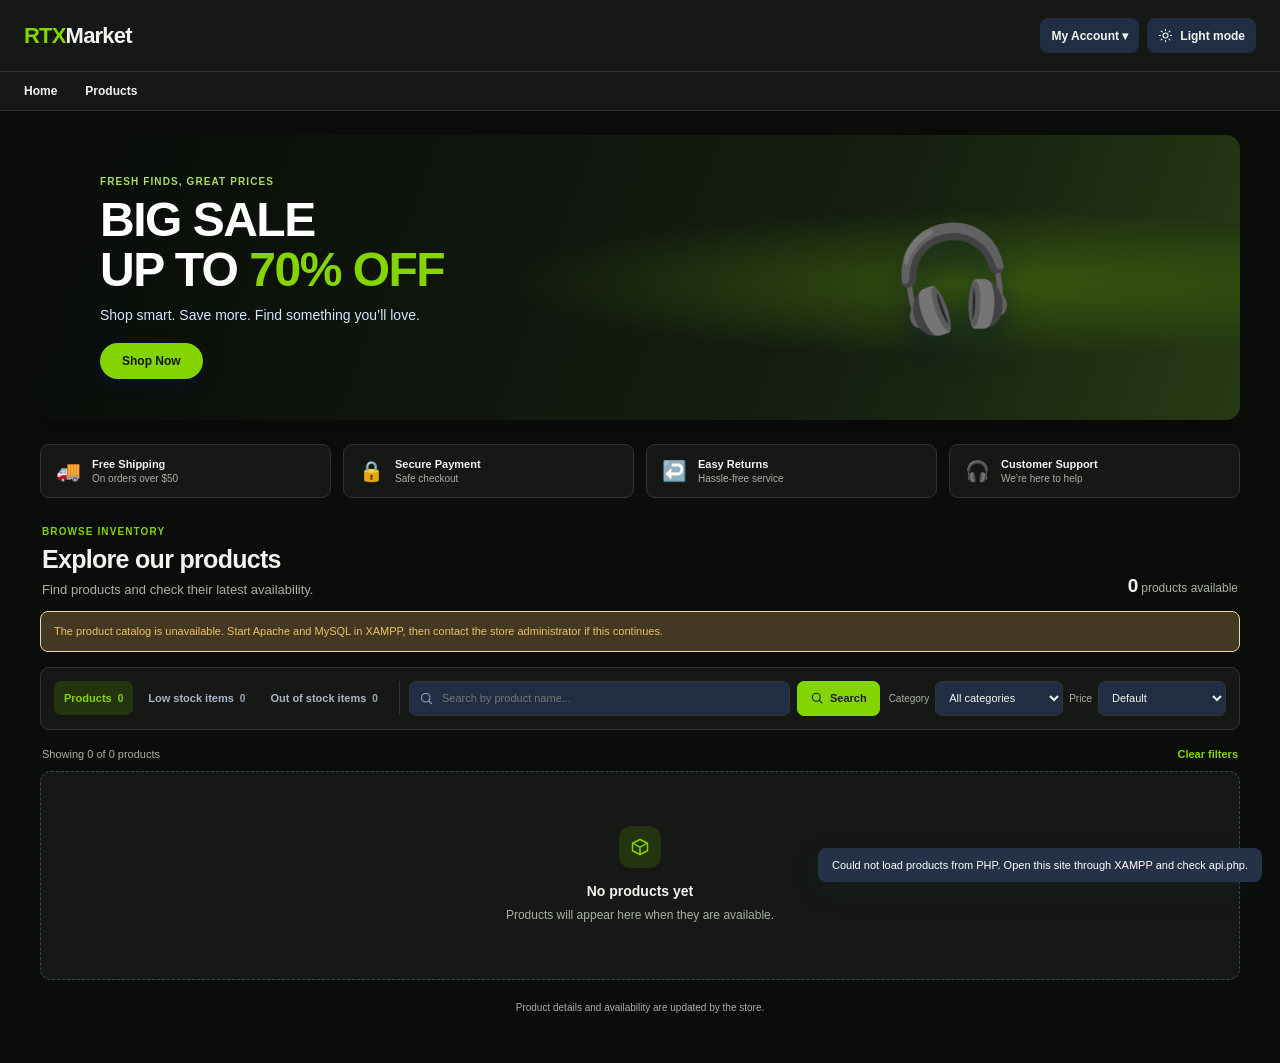
<file: market.html>
<!doctype html>
<html lang="en">
<head>
  <meta charset="utf-8">
  <meta name="viewport" content="width=device-width, initial-scale=1">
  <meta name="theme-color" content="#090b09">
  <title>RTXMarket | Shop</title>
  <style>
    :root {
      color-scheme: light;
      --ink: #242039;
      --muted: #77728e;
      --line: #e8e2f2;
      --paper: #fff;
      --canvas: #f5f3fa;
      --blue: #7655d9;
      --blue-dark: #5f40c1;
      --blue-soft: #f0ebff;
      --green: #16845b;
      --green-soft: #e9f7f0;
      --amber: #a66a12;
      --amber-soft: #fff5df;
      --red: #cf4545;
      --red-soft: #fff0ef;
      font-family: Inter, ui-sans-serif, system-ui, -apple-system, BlinkMacSystemFont, "Segoe UI", sans-serif;
    }
    * { box-sizing: border-box; }
    body { margin: 0; min-width: 320px; background: radial-gradient(ellipse at 90% 0, rgba(139,92,246,.09), transparent 34%), var(--canvas); color: var(--ink); }
    button, input, select { font: inherit; }
    button { cursor: pointer; }
    .topbar { height: 70px; padding: 0 max(24px, calc((100vw - 1200px) / 2)); display: flex; align-items: center; justify-content: space-between; gap: 16px; background: var(--paper); border-bottom: 1px solid var(--line); }
    .brand { display: flex; align-items: center; gap: 10px; color: var(--ink); text-decoration: none; }
    .brand-mark { width: 35px; height: 35px; display: grid; place-items: center; border-radius: 10px; color: white; background: linear-gradient(135deg, #8b5cf6, #27b8cc); box-shadow: 0 5px 12px rgba(118,85,217,.2); }
    .brand-mark svg { width: 19px; height: 19px; }
    .brand-name { font-size: 16px; letter-spacing: -.4px; font-weight: 760; }
    .brand-subtitle { color: var(--muted); font-size: 10px; margin-top: 2px; }
    .top-actions { display: flex; align-items: center; gap: 9px; }
    .link-button, .theme-toggle { min-height: 35px; display: inline-flex; align-items: center; justify-content: center; gap: 7px; padding: 0 11px; border: 1px solid var(--line); border-radius: 8px; background: var(--paper); color: #59667b; text-decoration: none; font-size: 11px; font-weight: 650; }
    .link-button:hover, .theme-toggle:hover { border-color: #cbd4e2; color: var(--ink); }
    .link-button svg, .theme-toggle svg { width: 15px; height: 15px; }
    .main { width: min(1120px, calc(100% - 48px)); margin: 0 auto; padding: 38px 0 60px; }
    .hero { display: flex; align-items: flex-end; justify-content: space-between; gap: 20px; margin-bottom: 24px; }
    .eyebrow { color: var(--blue); font-size: 10px; text-transform: uppercase; font-weight: 750; letter-spacing: 1.1px; margin-bottom: 8px; }
    h1 { margin: 0; font-size: clamp(27px, 4vw, 36px); letter-spacing: -1.25px; line-height: 1.12; }
    .subtitle { margin: 9px 0 0; color: var(--muted); font-size: 13px; }
    .hero-total { color: var(--muted); font-size: 12px; white-space: nowrap; }
    .hero-total strong { color: var(--ink); font-size: 19px; margin-right: 3px; }
    .filter-bar { display: flex; align-items: center; flex-wrap: wrap; gap: 9px; padding: 13px; margin-bottom: 18px; background: var(--paper); border: 1px solid var(--line); border-radius: 11px; }
    .tab-list { display: flex; align-items: center; gap: 5px; padding-right: 11px; border-right: 1px solid var(--line); }
    .tab { min-height: 34px; display: inline-flex; align-items: center; gap: 6px; padding: 0 10px; border: 0; border-radius: 7px; color: #657187; background: transparent; font-size: 11px; font-weight: 650; white-space: nowrap; }
    .tab:hover { background: #f6f8fc; color: var(--ink); }
    .tab.active { color: var(--blue); background: var(--blue-soft); }
    .tab-count { color: #9aa4b4; font-size: 10px; }
    .tab.active .tab-count { color: var(--blue); }
    .search-form { flex: 1; min-width: 215px; display: flex; align-items: center; gap: 7px; }
    .search-input-wrap { position: relative; flex: 1; }
    .search-input-wrap svg { position: absolute; top: 10px; left: 10px; width: 15px; height: 15px; color: #96a1b2; pointer-events: none; }
    .search-input, .select { height: 35px; border: 1px solid #e2e7ee; border-radius: 7px; background: var(--paper); color: var(--ink); outline: none; font-size: 11px; }
    .search-input { width: 100%; padding: 0 10px 0 32px; }
    .select { min-width: 128px; padding: 0 27px 0 9px; color: #59667b; }
    .search-input:focus, .select:focus { border-color: #9eb7ff; box-shadow: 0 0 0 3px rgba(50,103,233,.09); }
    .search-button { height: 35px; display: inline-flex; align-items: center; justify-content: center; gap: 6px; padding: 0 12px; border: 1px solid var(--blue); border-radius: 7px; color: white; background: var(--blue); font-size: 11px; font-weight: 650; }
    .search-button:hover { background: var(--blue-dark); }
    .search-button svg { width: 14px; height: 14px; }
    .select-label { color: var(--muted); font-size: 10px; white-space: nowrap; }
    .sort-controls { display: flex; align-items: center; gap: 6px; }
    .result-line { display: flex; justify-content: space-between; align-items: center; gap: 12px; margin: 0 2px 11px; color: var(--muted); font-size: 11px; }
    .clear-button { border: 0; padding: 0; color: var(--blue); background: transparent; font-size: 11px; font-weight: 650; }
    .product-grid { display: grid; grid-template-columns: repeat(4, minmax(0, 1fr)); gap: 14px; }
    .product-card { min-width: 0; overflow: hidden; border: 1px solid var(--line); border-radius: 11px; background: var(--paper); transition: transform .15s ease, box-shadow .15s ease; }
    .product-card:hover { transform: translateY(-2px); box-shadow: 0 8px 24px rgba(26,43,72,.08); }
    .product-art { position: relative; height: 138px; display: grid; place-items: center; overflow: hidden; background: linear-gradient(135deg, #f1f5ff, #e8edfb); color: #5972b9; }
    .product-art::before, .product-art::after { content: ""; position: absolute; border-radius: 50%; background: rgba(255,255,255,.52); }
    .product-art::before { width: 140px; height: 140px; top: -76px; right: -27px; }
    .product-art::after { width: 105px; height: 105px; bottom: -75px; left: -17px; }
    .product-photo { position: absolute; z-index: 1; inset: 0; width: 100%; height: 100%; object-fit: cover; animation: product-photo-drift 7s ease-in-out infinite; }
    @keyframes product-photo-drift {
      0%, 100% { transform: scale(1.04) translate3d(0, 0, 0); }
      50% { transform: scale(1.12) translate3d(0, -3px, 0); }
    }
    .product-initials { position: relative; z-index: 1; width: 56px; height: 56px; display: grid; place-items: center; border: 1px solid rgba(255,255,255,.8); border-radius: 16px; background: rgba(255,255,255,.72); box-shadow: 0 5px 15px rgba(57,79,134,.09); font-size: 20px; font-weight: 750; }
    .product-card:nth-child(4n + 2) .product-art { background: linear-gradient(135deg, #edf8f2, #e0f0e9); color: #418168; }
    .product-card:nth-child(4n + 3) .product-art { background: linear-gradient(135deg, #fff5e8, #f8e9d5); color: #ad7a3e; }
    .product-card:nth-child(4n) .product-art { background: linear-gradient(135deg, #f5efff, #ebe2f7); color: #8261ad; }
    .stock-badge { position: absolute; z-index: 2; left: 10px; top: 10px; display: inline-flex; align-items: center; gap: 5px; padding: 5px 7px; border-radius: 20px; background: rgba(255,255,255,.91); font-size: 9px; font-weight: 700; }
    .stock-badge::before { content: ""; width: 5px; height: 5px; border-radius: 50%; background: currentColor; }
    .stock-badge.good { color: var(--green); }
    .stock-badge.low { color: var(--amber); }
    .stock-badge.out { color: var(--red); }
    .product-info { padding: 13px; }
    .product-category { color: var(--muted); text-transform: uppercase; letter-spacing: .6px; font-size: 9px; font-weight: 650; overflow: hidden; text-overflow: ellipsis; white-space: nowrap; }
    .product-name { overflow: hidden; margin-top: 5px; color: var(--ink); text-overflow: ellipsis; white-space: nowrap; font-size: 13px; font-weight: 700; }
    .product-meta { display: flex; align-items: center; justify-content: space-between; gap: 8px; margin-top: 12px; padding-top: 10px; border-top: 1px solid #eff2f6; }
    .product-price { color: var(--ink); font-size: 14px; font-weight: 750; letter-spacing: -.2px; }
    .product-quantity { color: var(--muted); font-size: 10px; }
    .add-cart-button { width: 100%; min-height: 34px; margin-top: 11px; border: 0; border-radius: 7px; color: white; background: var(--blue); font-size: 11px; font-weight: 700; }
    .add-cart-button:hover { filter: brightness(.94); }
    .add-cart-button:disabled { cursor: not-allowed; color: var(--muted); background: var(--line); }
    .cart-backdrop { position: fixed; inset: 0; z-index: 10; display: flex; justify-content: flex-end; background: rgba(14,23,38,.48); }
    .cart-panel { width: min(450px, 100%); height: 100%; display: flex; flex-direction: column; overflow: auto; padding: 22px; background: var(--paper); box-shadow: -10px 0 35px rgba(15,25,40,.15); }
    .cart-heading { display: flex; align-items: center; justify-content: space-between; gap: 14px; padding-bottom: 15px; border-bottom: 1px solid var(--line); }
    .cart-heading h2 { margin: 0; font-size: 20px; }
    .cart-close { width: 34px; height: 34px; border: 1px solid var(--line); border-radius: 8px; background: var(--paper); color: var(--ink); font-size: 20px; }
    .cart-items { display: grid; gap: 12px; padding: 16px 0; }
    .cart-item { display: grid; grid-template-columns: 1fr auto; gap: 8px 12px; padding-bottom: 12px; border-bottom: 1px solid var(--line); }
    .cart-item-name { font-size: 12px; font-weight: 700; }
    .cart-item-price { color: var(--muted); font-size: 11px; }
    .cart-item-controls { display: flex; align-items: center; gap: 7px; }
    .cart-item-controls button { min-width: 28px; height: 28px; border: 1px solid var(--line); border-radius: 6px; color: var(--ink); background: var(--paper); }
    .cart-item-controls button:disabled { opacity: .45; cursor: not-allowed; }
    .cart-remove { color: var(--red) !important; font-size: 10px; }
    .cart-subtotal { display: flex; justify-content: space-between; padding: 14px 0; border-top: 1px solid var(--line); font-size: 13px; font-weight: 750; }
    .checkout-form { display: grid; gap: 10px; padding-top: 8px; }
    .checkout-form label { display: grid; gap: 5px; color: var(--muted); font-size: 10px; font-weight: 650; }
    .checkout-form input, .checkout-form textarea { width: 100%; min-height: 38px; padding: 9px 10px; border: 1px solid var(--line); border-radius: 7px; color: var(--ink); background: var(--paper); font: inherit; font-size: 12px; }
    .checkout-form textarea { min-height: 70px; resize: vertical; }
    .payment-note { color: var(--muted); font-size: 10px; }
    .checkout-submit { min-height: 40px; border: 0; border-radius: 8px; color: white; background: var(--blue); font-size: 12px; font-weight: 750; }
    .checkout-submit:disabled { opacity: .55; cursor: not-allowed; }
    .checkout-message { min-height: 18px; margin: 8px 0 0; color: var(--red); font-size: 11px; line-height: 1.5; }
    .checkout-message.success { color: var(--green); }
    .empty-state { padding: 54px 18px; text-align: center; border: 1px dashed #d8dfeb; border-radius: 11px; background: var(--paper); color: var(--muted); font-size: 12px; line-height: 1.6; }
    .empty-icon { width: 42px; height: 42px; display: grid; place-items: center; margin: 0 auto 12px; border-radius: 12px; background: var(--blue-soft); color: var(--blue); }
    .empty-icon svg { width: 20px; height: 20px; }
    .empty-state strong { display: block; color: var(--ink); font-size: 14px; margin-bottom: 4px; }
    .notice { display: none; margin-bottom: 15px; padding: 11px 13px; border: 1px solid #f0d8aa; border-radius: 8px; background: var(--amber-soft); color: var(--amber); font-size: 11px; line-height: 1.5; }
    .notice.show { display: block; }
    .footer { padding-top: 22px; text-align: center; color: var(--muted); font-size: 10px; }
    .toast { position: fixed; right: 18px; bottom: 18px; z-index: 5; max-width: calc(100vw - 36px); padding: 11px 14px; border-radius: 8px; color: #fff; background: #253147; box-shadow: 0 8px 26px rgba(25,42,70,.18); font-size: 11px; }
    [hidden] { display: none !important; }
    html[data-theme="dark"] {
      color-scheme: dark;
      --ink: #e7edf7;
      --muted: #a2aec0;
      --line: #303c50;
      --paper: #1b2638;
      --canvas: #121b2a;
      --blue: #b39aff;
      --blue-dark: #9b7df1;
      --blue-soft: #332b4c;
      --green: #57c795;
      --green-soft: #1c3a34;
      --amber: #f0bd63;
      --amber-soft: #433822;
      --red: #ff8585;
      --red-soft: #422b35;
    }
    html[data-theme="dark"] .search-input, html[data-theme="dark"] .select, html[data-theme="dark"] .link-button, html[data-theme="dark"] .theme-toggle { background: #202d42; color: var(--ink); border-color: var(--line); }
    html[data-theme="dark"] .tab { color: #a9b5c8; }
    html[data-theme="dark"] .tab:hover { background: #202d42; color: var(--ink); }
    html[data-theme="dark"] .tab.active { color: var(--blue); background: var(--blue-soft); }
    html[data-theme="dark"] .tab-list { border-color: var(--line); }
    html[data-theme="dark"] .search-button { background: var(--blue); color: #211a36; border-color: var(--blue); }
    html[data-theme="dark"] .product-meta { border-color: var(--line); }
    html[data-theme="dark"] .product-art { background: linear-gradient(135deg, #263654, #202c41); color: #b1c5ff; }
    html[data-theme="dark"] .product-card:nth-child(4n + 2) .product-art { background: linear-gradient(135deg, #1f3b39, #203832); color: #8dd8bb; }
    html[data-theme="dark"] .product-card:nth-child(4n + 3) .product-art { background: linear-gradient(135deg, #453721, #3d3222); color: #f0c27d; }
    html[data-theme="dark"] .product-card:nth-child(4n) .product-art { background: linear-gradient(135deg, #382c4a, #302741); color: #c8a8f4; }
    html[data-theme="dark"] .product-initials { border-color: rgba(220,230,255,.12); background: rgba(15,24,39,.36); }
    html[data-theme="dark"] .stock-badge { background: rgba(20,30,46,.9); }
    html[data-theme="dark"] .empty-state { border-color: #39465a; }
    @media (prefers-reduced-motion: reduce) {
      .product-card { transition: none; }
      .product-photo { animation: none; }
    }
    @media (max-width: 950px) {
      .product-grid { grid-template-columns: repeat(3, minmax(0, 1fr)); }
      .filter-bar { align-items: stretch; }
      .tab-list { flex-basis: 100%; overflow-x: auto; padding: 0 0 8px; border-right: 0; border-bottom: 1px solid var(--line); }
      .search-form { flex-basis: 100%; }
      .sort-controls { flex: 1; justify-content: flex-end; }
    }
    @media (max-width: 620px) {
      .topbar { height: 60px; padding: 0 15px; }
      .brand-subtitle, .link-label, .theme-label { display: none; }
      .link-button, .theme-toggle { width: 35px; min-height: 35px; padding: 0; }
      .signout-label { display: none; }
      .cart-open { width: auto; min-width: 54px; padding: 0 8px; }
      .main { width: calc(100% - 30px); padding-top: 27px; }
      .hero { align-items: flex-start; flex-direction: column; gap: 12px; margin-bottom: 19px; }
      .product-grid { grid-template-columns: repeat(2, minmax(0, 1fr)); gap: 10px; }
      .product-art { height: 115px; }
      .product-info { padding: 11px; }
      .product-name { font-size: 12px; }
      .product-price { font-size: 13px; }
      .sort-controls { width: 100%; justify-content: flex-start; }
      .sort-controls .select { flex: 1; }
    }
    @media (max-width: 365px) {
      .tab { padding: 0 8px; font-size: 10px; }
      .search-form { min-width: 0; }
      .search-button { padding: 0 9px; }
      .product-grid { gap: 8px; }
    }
    /* MarketHub storefront refresh */
    :root { --ink:#111b2e; --muted:#66738a; --line:#e3e9f2; --paper:#fff; --canvas:#f7f9fc; --blue:#0759e8; --blue-dark:#0348c6; --blue-soft:#eaf1ff; font-family:Inter,"Segoe UI",Arial,sans-serif; }
    body { background:var(--canvas); }
    .topbar { height:auto; min-height:72px; padding:12px max(24px,calc((100vw - 1240px)/2)); background:white; border-bottom:1px solid var(--line); }
    .brand { gap:0; }.brand-mark { display:none; }.brand-name { font-size:22px; color:#121c30; letter-spacing:-.8px; }.brand-name::after { content:""; }
    .brand-name { color:#111b2e; }.brand-name:first-letter { color:inherit; }
    .brand-subtitle { display:none!important; }
    .top-actions { gap:8px; }.link-button,.theme-toggle { border:0; background:transparent; color:#1c2940; font-size:12px; }.link-button:hover,.theme-toggle:hover { background:#f2f6fc; }
    .account-menu-wrap { position:relative; }.account-menu { position:absolute; z-index:20; top:calc(100% + 9px); right:0; width:190px; padding:6px; border:1px solid var(--line); border-radius:10px; background:#fff; box-shadow:0 12px 30px rgba(22,39,67,.16); }.account-menu a,.account-menu button { width:100%; display:flex; align-items:center; min-height:38px; padding:0 10px; border:0; border-radius:7px; background:transparent; color:#24314a; text-align:left; text-decoration:none; font-size:12px; font-weight:650; cursor:pointer; }.account-menu a:hover,.account-menu button:hover { background:#f1f5fb; }.account-menu .menu-signout { color:#bd3434; }
    .main { width:min(1200px,calc(100% - 40px)); padding:24px 0 50px; }
    .store-nav { display:flex; align-items:center; gap:28px; padding:12px max(24px,calc((100vw - 1240px)/2)); background:#fff; color:#24314a; border-bottom:1px solid var(--line); font-size:12px; font-weight:650; }
    .store-nav a { color:inherit; text-decoration:none; font-size:12px; font-weight:650; }.store-nav a:hover { color:var(--blue); }
    .sale-hero { min-height:285px; display:flex; align-items:center; justify-content:space-between; gap:24px; margin-bottom:24px; padding:36px 5%; overflow:hidden; border-radius:14px; color:white; background:radial-gradient(ellipse at 78% 52%,rgba(33,148,255,.9),transparent 34%),linear-gradient(110deg,#101c3b,#092c68 65%,#0866d8); box-shadow:0 12px 28px rgba(15,54,111,.15); }
    .sale-copy { max-width:500px; position:relative; z-index:1; }.sale-copy .eyebrow { color:#a8d6ff; }.sale-copy h1 { font-size:clamp(32px,4vw,48px); letter-spacing:-1.5px; line-height:1.04; }.sale-copy h1 span { color:#42d0ff; }.sale-copy p { margin:12px 0 20px; color:#d6e5ff; font-size:14px; }.sale-cta { display:inline-flex; padding:11px 22px; border-radius:24px; background:#0759e8; color:#fff; text-decoration:none; font-size:12px; font-weight:750; box-shadow:0 5px 16px #001c4e66; }
    .sale-art { width:42%; min-height:210px; display:grid; place-items:center; font-size:100px; filter:drop-shadow(0 16px 16px #00112f88); }.sale-art span { transform:rotate(-9deg); }
    .trust-row { display:grid; grid-template-columns:repeat(4,1fr); gap:12px; margin:0 0 26px; }.trust-item { display:flex; align-items:center; gap:11px; padding:13px 15px; border:1px solid var(--line); border-radius:9px; background:#fff; }.trust-icon { font-size:20px; }.trust-item strong { display:block; font-size:11px; }.trust-item small { display:block; margin-top:3px; color:var(--muted); font-size:10px; }
    .hero { align-items:flex-end; margin:28px 2px 14px; }.hero .eyebrow { color:var(--blue); }.hero h1 { font-size:25px; letter-spacing:-.7px; }.hero-total strong { color:var(--blue); }
    .filter-bar { border-radius:9px; box-shadow:0 3px 12px #23355208; }.tab.active { color:var(--blue); background:var(--blue-soft); }.search-button,.add-cart-button,.checkout-submit { background:var(--blue); }.search-button { border-color:var(--blue); }
    .product-grid { grid-template-columns:repeat(4,minmax(0,1fr)); gap:16px; }.product-card { border-color:#e2e8f0; border-radius:10px; box-shadow:0 2px 8px rgba(30,50,80,.04); }.product-art { height:170px; background:#f2f5f9; }.product-card:nth-child(n) .product-art { background:#f2f5f9; color:#42536c; }.product-photo { object-fit:contain; padding:10px; animation:none; }.product-info { padding:13px; }.product-category { color:#758198; }.product-name { font-size:13px; }.product-meta { border-top:0; margin-top:9px; padding-top:0; }.product-price { color:#111b2e; }.add-cart-button { min-height:36px; }
    .cart-panel { width:min(460px,100%); }.cart-heading h2 { font-size:21px; }.cart-subtotal { font-size:14px; }
    html[data-theme="dark"] { --ink:#e7edf7; --muted:#a2aec0; --line:#303c50; --paper:#1b2638; --canvas:#121b2a; --blue:#3983ff; --blue-dark:#2570ef; --blue-soft:#203754; }
    html[data-theme="dark"] .topbar,html[data-theme="dark"] .store-nav,html[data-theme="dark"] .trust-item { background:var(--paper); color:var(--ink); }.sale-hero { color:white; }
    @media(max-width:760px){ .store-nav { gap:18px; padding:11px 18px; white-space:nowrap; }.sale-hero { min-height:230px; padding:28px 24px; }.sale-art { width:30%; font-size:72px; }.trust-row { grid-template-columns:repeat(2,1fr); }.product-grid { grid-template-columns:repeat(3,minmax(0,1fr)); } }
    @media(max-width:540px){ .main { width:calc(100% - 28px); padding-top:16px; }.sale-hero { min-height:200px; padding:24px 19px; }.sale-art { display:none; }.sale-copy h1 { font-size:34px; }.trust-row { gap:8px; }.trust-item { padding:10px 9px; }.trust-icon { font-size:17px; }.trust-item small { font-size:9px; }.product-grid { grid-template-columns:repeat(2,minmax(0,1fr)); }.product-art { height:130px; }.hero { margin-top:22px; } }
    /* RTXMarket shop palette, shared with the sign-in screen. */
    :root { --blue:#83d400; --blue-dark:#6db500; --blue-soft:#e8f6d5; --green:#5abf68; --green-soft:#e8f6e8; font-family:Inter,"Segoe UI",Arial,sans-serif; }
    html[data-theme="dark"] { color-scheme:dark; --ink:#f2f4ef; --muted:#a9afa5; --line:#30352e; --paper:#151815; --canvas:#0b0d0b; --blue:#83d400; --blue-dark:#6db500; --blue-soft:#23340f; --green:#76d582; --green-soft:#1c321d; --amber:#f0bd63; --amber-soft:#433822; --red:#ff8585; --red-soft:#422b35; }
    html[data-theme="light"] { color-scheme:light; --ink:#182018; --muted:#697269; --line:#e0e6dc; --paper:#fff; --canvas:#f5f7f2; --blue:#69b900; --blue-dark:#559900; --blue-soft:#edf7e3; --green:#248442; --green-soft:#e7f5e9; }
    body { background:var(--canvas); color:var(--ink); }
    .topbar, .store-nav, .trust-item { background:var(--paper); color:var(--ink); border-color:var(--line); }
    .brand-name { color:var(--ink); }.brand-name .brand-accent { color:var(--blue)!important; }
    .link-button,.theme-toggle { color:var(--ink); }.link-button:hover,.theme-toggle:hover { background:var(--blue-soft); }
    .account-menu { background:var(--paper); border-color:var(--line); }.account-menu a,.account-menu button { color:var(--ink); }.account-menu a:hover,.account-menu button:hover { background:var(--blue-soft); }
    .sale-hero { background:radial-gradient(ellipse at 78% 52%,rgba(131,212,0,.27),transparent 35%),linear-gradient(110deg,#090c09,#151d11 65%,#263a12); box-shadow:0 12px 28px rgba(0,0,0,.2); }
    .sale-copy .eyebrow { color:#a8db64; }.sale-copy h1 span { color:#83d400; }.sale-cta,.search-button,.add-cart-button,.checkout-submit { color:#11170b; background:var(--blue); border-color:var(--blue); }
    .sale-cta:hover,.search-button:hover,.add-cart-button:hover,.checkout-submit:hover { background:var(--blue-dark); }
    .product-card { background:var(--paper); border-color:var(--line); }.product-art,.product-card:nth-child(n) .product-art { background:linear-gradient(145deg,color-mix(in srgb,var(--paper) 76%,var(--blue-soft)),var(--blue-soft)); color:var(--blue); }
    .product-price,.hero-total strong { color:var(--ink); }.product-meta { border-color:var(--line); }
    .filter-bar,.cart-panel,.empty-state { background:var(--paper); border-color:var(--line); }.search-input,.select,.checkout-form input,.checkout-form textarea,.cart-item-controls button { background:var(--paper); color:var(--ink); border-color:var(--line); }
    .tab { color:var(--muted); }.tab:hover { background:var(--blue-soft); color:var(--ink); }.tab.active { color:var(--blue-dark); background:var(--blue-soft); }
    .stock-badge { color:#233018; }.cart-backdrop { background:rgba(0,0,0,.62); }
    @media (max-width:760px) { .store-nav { background:var(--paper); } }
  </style>
</head>
<body>
  <svg aria-hidden="true" width="0" height="0" style="position:absolute">
    <symbol id="i-box" viewBox="0 0 24 24"><path d="m12 3 9 4.5v9L12 21l-9-4.5v-9L12 3Z"/><path d="m3.5 7.7 8.5 4.4 8.5-4.4M12 12v9"/></symbol>
    <symbol id="i-search" viewBox="0 0 24 24"><circle cx="10.8" cy="10.8" r="6.8"/><path d="m16 16 4.5 4.5"/></symbol>
    <symbol id="i-grid" viewBox="0 0 24 24"><rect x="3.5" y="3.5" width="7" height="7" rx="1.5"/><rect x="13.5" y="3.5" width="7" height="7" rx="1.5"/><rect x="3.5" y="13.5" width="7" height="7" rx="1.5"/><rect x="13.5" y="13.5" width="7" height="7" rx="1.5"/></symbol>
    <symbol id="i-moon" viewBox="0 0 24 24"><path d="M20.5 14.2A8.5 8.5 0 0 1 9.8 3.5 8.5 8.5 0 1 0 20.5 14.2Z"/></symbol>
    <symbol id="i-sun" viewBox="0 0 24 24"><circle cx="12" cy="12" r="4"/><path d="M12 2v2m0 16v2M4.93 4.93l1.42 1.42m11.3 11.3 1.42 1.42M2 12h2m16 0h2M4.93 19.07l1.42-1.42m11.3-11.3 1.42-1.42"/></symbol>
  </svg>
  <header class="topbar">
    <a class="brand" href="market.html" aria-label="RTXMarket home"><span class="brand-mark"><svg fill="none" stroke="currentColor" stroke-width="1.8" stroke-linecap="round" stroke-linejoin="round"><use href="#i-box"/></svg></span><span><span class="brand-name"><span class="brand-accent">RTX</span>Market</span><span class="brand-subtitle" style="display:block">Gear up. Game on.</span></span></a>
    <div class="top-actions"><div class="account-menu-wrap"><button class="link-button" id="accountMenuToggle" type="button" aria-expanded="false" aria-controls="accountMenu">My Account ▾</button><div class="account-menu" id="accountMenu" hidden><a href="account.html">Profile and order history</a><button id="openCart" type="button">Cart <span id="cartCount" style="margin-left:auto">0</span></button><button class="menu-signout" id="marketSignout" type="button">Sign out</button></div></div><button class="theme-toggle" id="themeToggle" type="button" aria-label="Enable dark mode" title="Enable dark mode"><svg id="themeIcon" fill="none" stroke="currentColor" stroke-width="1.7" stroke-linecap="round" stroke-linejoin="round" viewBox="0 0 24 24" aria-hidden="true"><use href="#i-moon"/></svg><span class="theme-label" id="themeLabel">Dark mode</span></button></div>
  </header>
  <nav class="store-nav" aria-label="Main navigation"><a href="market.html">Home</a><a href="#products">Products</a></nav>
  <main class="main">
    <section class="sale-hero" aria-label="Featured sale"><div class="sale-copy"><div class="eyebrow">Fresh finds, great prices</div><h1>BIG SALE<br>UP TO <span>70% OFF</span></h1><p>Shop smart. Save more. Find something you’ll love.</p><a class="sale-cta" href="#products">Shop Now</a></div><div class="sale-art" aria-hidden="true"><span>🎧</span></div></section>
    <section class="trust-row" aria-label="Shopping benefits"><div class="trust-item"><span class="trust-icon">🚚</span><span><strong>Free Shipping</strong><small>On orders over $50</small></span></div><div class="trust-item"><span class="trust-icon">🔒</span><span><strong>Secure Payment</strong><small>Safe checkout</small></span></div><div class="trust-item"><span class="trust-icon">↩️</span><span><strong>Easy Returns</strong><small>Hassle-free service</small></span></div><div class="trust-item"><span class="trust-icon">🎧</span><span><strong>Customer Support</strong><small>We’re here to help</small></span></div></section>
    <section class="hero">
      <div><div class="eyebrow">Browse inventory</div><h1>Explore our products</h1><p class="subtitle">Find products and check their latest availability.</p></div>
      <div class="hero-total"><strong id="totalProducts">0</strong><span id="totalLabel">products available</span></div>
    </section>
    <div class="notice" id="storageNotice" role="status">The product catalog is unavailable. Start Apache and MySQL in XAMPP, then contact the store administrator if this continues.</div>
    <section class="filter-bar" aria-label="Product filters">
      <div class="tab-list" role="group" aria-label="Filter products">
        <button class="tab active" type="button" data-stock-filter="all" aria-pressed="true">Products <span class="tab-count" id="allCount">0</span></button>
        <button class="tab" type="button" data-stock-filter="low" aria-pressed="false">Low stock items <span class="tab-count" id="lowCount">0</span></button>
        <button class="tab" type="button" data-stock-filter="out" aria-pressed="false">Out of stock items <span class="tab-count" id="outCount">0</span></button>
      </div>
      <form class="search-form" id="searchForm" role="search">
        <label class="search-input-wrap"><svg fill="none" stroke="currentColor" stroke-width="1.8" stroke-linecap="round"><use href="#i-search"/></svg><input class="search-input" id="nameSearch" type="search" placeholder="Search by product name..." aria-label="Search by product name"></label>
        <button class="search-button" type="submit"><svg fill="none" stroke="currentColor" stroke-width="1.8" stroke-linecap="round"><use href="#i-search"/></svg>Search</button>
      </form>
      <div class="sort-controls"><label class="select-label" for="categorySelect">Category</label><select class="select" id="categorySelect" aria-label="Filter by category"><option value="">All categories</option></select><label class="select-label" for="priceSort">Price</label><select class="select" id="priceSort" aria-label="Sort by price"><option value="">Default</option><option value="asc">Low to high</option><option value="desc">High to low</option></select></div>
    </section>
    <div class="result-line" id="products"><span id="resultLabel">Showing all products</span><button type="button" class="clear-button" id="clearFilters">Clear filters</button></div>
    <section class="product-grid" id="productGrid" aria-label="Products"></section>
    <section class="empty-state" id="emptyState" hidden><div class="empty-icon"><svg fill="none" stroke="currentColor" stroke-width="1.7" stroke-linecap="round" stroke-linejoin="round"><use href="#i-box"/></svg></div><strong id="emptyTitle">No products yet</strong><span id="emptyMessage">Products will appear here when they are available.</span></section>
    <footer class="footer">Product details and availability are updated by the store.</footer>
  </main>
  <div class="cart-backdrop" id="cartBackdrop" hidden>
    <section class="cart-panel" role="dialog" aria-modal="true" aria-labelledby="cartTitle">
      <div class="cart-heading"><h2 id="cartTitle">Your cart</h2><button class="cart-close" id="closeCart" type="button" aria-label="Close cart">&times;</button></div>
      <div class="cart-items" id="cartItems"></div>
      <div class="cart-subtotal"><span>Subtotal</span><span id="cartSubtotal">₱0.00</span></div>
      <form class="checkout-form" id="checkoutForm">
        <label>Your name<input id="checkoutName" name="name" autocomplete="name" maxlength="150" required></label>
        <label>Delivery address<textarea id="checkoutAddress" name="address" autocomplete="street-address" maxlength="1000" required></textarea></label>
        <div class="payment-note">Payment: Cash on delivery</div>
        <button class="checkout-submit" id="checkoutSubmit" type="submit">Place order</button>
      </form>
      <p class="checkout-message" id="checkoutMessage" role="status" aria-live="polite"></p>
    </section>
  </div>
  <div class="toast" id="toast" role="status" aria-live="polite" hidden></div>
  <script>
    (() => {
      "use strict";
      const THEME_KEY = "stockroom-theme";
      const CART_KEY = "stockroom-cart-v1";
      const initialSearch = new URLSearchParams(window.location.search).get("q")?.trim() || "";
      const state = { products: [], cart: [], filter: "all", search: initialSearch, toastTimer: null };
      const categoryAliases = {
        "Processing": ["processing", "processor", "cpu", "gpu"],
        "Memory": ["memory", "ram"],
        "Storage": ["storage", "ssd", "hdd", "drive"],
        "Power": ["power", "psu"],
        "Input": ["input", "keyboard", "mouse", "controller"],
        "Output": ["output", "monitor", "display", "printer", "speaker"],
        "Case": ["case", "chassis"],
        "Main/Internal": ["main/internal", "mainboard", "motherboard", "internal"]
      };
      const $ = (selector) => document.querySelector(selector);
      const escapeHtml = (value) => String(value ?? "").replace(/[&<>"']/g, (char) => ({ "&": "&amp;", "<": "&lt;", ">": "&gt;", '"': "&quot;", "'": "&#39;" })[char]);
      const number = (value) => Number.isFinite(Number(value)) ? Number(value) : 0;
      const safeImage = (value) => typeof value === "string" && value.length <= 700000 && /^data:image\/jpeg;base64,[A-Za-z0-9+/]+={0,2}$/.test(value) ? value : "";
      const currency = new Intl.NumberFormat("en-PH", { style: "currency", currency: "PHP" });
      const statusFor = (product) => product.quantity === 0 ? "out" : product.quantity <= product.reorderLevel ? "low" : "good";

      function showToast(message) {
        const toast = $("#toast");
        toast.textContent = message;
        toast.hidden = false;
        clearTimeout(state.toastTimer);
        state.toastTimer = setTimeout(() => { toast.hidden = true; }, 3000);
      }
      function loadCart() {
        try {
          const saved = JSON.parse(localStorage.getItem(CART_KEY) || "[]");
          state.cart = Array.isArray(saved) ? saved.filter((item) => item && typeof item.id === "string" && Number.isInteger(Number(item.quantity)) && Number(item.quantity) > 0).map((item) => ({ id: item.id, quantity: Math.min(1000, Number(item.quantity)) })) : [];
        } catch (error) {
          state.cart = [];
        }
      }
      function saveCart() {
        try { localStorage.setItem(CART_KEY, JSON.stringify(state.cart)); }
        catch (error) { showToast("The cart could not be saved in this browser."); }
        renderCart();
      }
      function renderCart() {
        const count = state.cart.reduce((sum, item) => sum + item.quantity, 0);
        $("#cartCount").textContent = count.toLocaleString();
        const entries = state.cart.map((entry) => ({ entry, product: state.products.find((item) => item.id === entry.id) }));
        let subtotal = 0;
        let available = entries.length > 0;
        if (!entries.length) {
          $("#cartItems").innerHTML = '<p class="payment-note">Your cart is empty. Add products from the market to continue.</p>';
        } else {
          $("#cartItems").innerHTML = entries.map(({ entry, product }) => {
            if (!product) {
              available = false;
              return `<div class="cart-item"><div><div class="cart-item-name">Product unavailable</div><div class="cart-item-price">Remove it to continue.</div></div><button class="cart-item-controls cart-remove" type="button" data-cart-remove="${escapeHtml(entry.id)}">Remove</button></div>`;
            }
            subtotal += product.price * entry.quantity;
            if (entry.quantity > product.quantity || product.quantity < 1) available = false;
            const stockNotice = entry.quantity > product.quantity ? `Only ${product.quantity} available. Reduce the quantity.` : `${currency.format(product.price)} each · ${product.quantity} available`;
            return `<div class="cart-item"><div><div class="cart-item-name">${escapeHtml(product.name)}</div><div class="cart-item-price">${stockNotice}</div></div><button class="cart-item-controls cart-remove" type="button" data-cart-remove="${escapeHtml(entry.id)}">Remove</button><div class="cart-item-controls"><button type="button" data-cart-decrease="${escapeHtml(entry.id)}" aria-label="Decrease quantity">−</button><span>${entry.quantity}</span><button type="button" data-cart-increase="${escapeHtml(entry.id)}" aria-label="Increase quantity" ${entry.quantity >= product.quantity ? "disabled" : ""}>+</button></div><strong>${currency.format(product.price * entry.quantity)}</strong></div>`;
          }).join("");
        }
        $("#cartSubtotal").textContent = currency.format(subtotal);
        $("#checkoutSubmit").disabled = !available;
      }
      function changeCart(id, amount) {
        const entry = state.cart.find((item) => item.id === id);
        if (!entry) return;
        const product = state.products.find((item) => item.id === id);
        if (amount > 0 && (!product || entry.quantity >= product.quantity)) return;
        entry.quantity += amount;
        if (entry.quantity <= 0) state.cart = state.cart.filter((item) => item.id !== id);
        saveCart();
      }
      function addToCart(product) {
        const entry = state.cart.find((item) => item.id === product.id);
        if (product.quantity < 1 || (entry?.quantity || 0) >= product.quantity) {
          showToast("You have added all available stock of this product.");
          return;
        }
        if (entry) entry.quantity += 1;
        else state.cart.push({ id: product.id, quantity: 1 });
        saveCart();
        showToast(`${product.name} added to cart.`);
      }
      function applyTheme(theme) {
        const dark = theme === "dark";
        document.documentElement.dataset.theme = dark ? "dark" : "light";
        $("#themeLabel").textContent = dark ? "Light mode" : "Dark mode";
        $("#themeToggle").setAttribute("aria-label", dark ? "Enable light mode" : "Enable dark mode");
        $("#themeToggle").title = dark ? "Enable light mode" : "Enable dark mode";
        $("#themeIcon").innerHTML = `<use href="${dark ? "#i-sun" : "#i-moon"}"/>`;
      }
      async function readProducts() {
        try {
          const response = await fetch("api.php?view=market", { headers: { Accept: "application/json" }, cache: "no-store" });
          if (!response.ok) throw new Error(`Inventory API returned ${response.status}.`);
          const parsed = await response.json();
          if (!parsed || !Array.isArray(parsed.products)) throw new Error("Saved inventory data has an invalid format.");
          state.products = parsed.products.filter((product) => product && typeof product.id === "string" && typeof product.name === "string")
            .map((product) => ({
              id: product.id,
              name: product.name,
              category: String(product.category ?? "").trim(),
              sku: String(product.sku ?? ""),
              image: safeImage(product.image),
              price: Math.max(0, number(product.price)),
              quantity: Math.max(0, Math.floor(number(product.quantity))),
              reorderLevel: Math.max(0, Math.floor(number(product.reorderLevel)))
            }));
          $("#storageNotice").classList.remove("show");
          render();
        } catch (error) {
          console.error("Unable to read inventory for the market.", error);
          state.products = [];
          $("#storageNotice").classList.add("show");
          render();
          showToast("Could not load products from PHP. Open this site through XAMPP and check api.php.");
        }
      }
      function productCard(product) {
        const status = statusFor(product);
        const initials = product.name.trim().split(/\s+/).slice(0, 2).map((word) => word.charAt(0)).join("").toUpperCase();
        const stockLabel = status === "out" ? "Out of stock" : status === "low" ? "Low stock" : "In stock";
        const category = product.category || "Uncategorized";
        const availability = product.quantity === 1 ? "1 in stock" : `${product.quantity.toLocaleString()} in stock`;
        const image = safeImage(product.image);
        return `<article class="product-card" data-product-id="${escapeHtml(product.id)}"><div class="product-art">${image ? `<img class="product-photo" src="${image}" alt="${escapeHtml(product.name)}">` : `<span class="product-initials" aria-hidden="true">${escapeHtml(initials || "P")}</span>`}<span class="stock-badge ${status}">${stockLabel}</span></div><div class="product-info"><div class="product-category">${escapeHtml(category)}</div><div class="product-name" title="${escapeHtml(product.name)}">${escapeHtml(product.name)}</div><div class="product-meta"><span class="product-price">${currency.format(product.price)}</span><span class="product-quantity">${availability}</span></div><button class="add-cart-button" type="button" data-add-cart="${escapeHtml(product.id)}" ${product.quantity < 1 ? "disabled" : ""}>${product.quantity < 1 ? "Out of stock" : "Add to cart"}</button></div></article>`;
      }
      function render() {
        const categories = [...new Set(state.products.map((product) => product.category).filter(Boolean))].sort((a, b) => a.localeCompare(b));
        const categorySelect = $("#categorySelect");
        const currentCategory = categorySelect.value;
        const fixedCategories = Object.keys(categoryAliases);
        const allCategories = [...fixedCategories, ...categories.filter((category) => !fixedCategories.some((fixed) => fixed.toLocaleLowerCase() === category.toLocaleLowerCase()))];
        categorySelect.innerHTML = '<option value="">All categories</option>' + allCategories.map((category) => `<option value="${escapeHtml(category)}">${escapeHtml(category)}</option>`).join("");
        if (allCategories.includes(currentCategory)) categorySelect.value = currentCategory;
        const availableCount = state.products.filter((product) => product.quantity > 0).length;
        const lowCount = state.products.filter((product) => statusFor(product) === "low").length;
        const outCount = state.products.filter((product) => statusFor(product) === "out").length;
        $("#totalProducts").textContent = availableCount.toLocaleString();
        $("#allCount").textContent = availableCount.toLocaleString();
        $("#lowCount").textContent = lowCount.toLocaleString();
        $("#outCount").textContent = outCount.toLocaleString();
        const query = state.search.toLocaleLowerCase();
        const selectedCategory = categorySelect.value;
        const priceSort = $("#priceSort").value;
        let products = state.products.filter((product) => {
          const matchesStatus = state.filter === "out"
            ? product.quantity === 0
            : state.filter === "low"
              ? statusFor(product) === "low"
              : product.quantity > 0;
          const matchesName = !query || product.name.toLocaleLowerCase().includes(query);
          const categoryText = String(product.category || "").toLocaleLowerCase();
          const matchesCategory = !selectedCategory || (categoryAliases[selectedCategory]
            ? categoryAliases[selectedCategory].some((alias) => categoryText.includes(alias))
            : product.category === selectedCategory);
          return matchesStatus && matchesName && matchesCategory;
        });
        if (priceSort === "asc") products = products.slice().sort((a, b) => a.price - b.price || a.name.localeCompare(b.name));
        if (priceSort === "desc") products = products.slice().sort((a, b) => b.price - a.price || a.name.localeCompare(b.name));
        $("#productGrid").innerHTML = products.map(productCard).join("");
        $("#productGrid").hidden = products.length === 0;
        $("#emptyState").hidden = products.length !== 0;
        if (products.length === 0) {
          const hasInventory = state.products.length > 0;
          $("#emptyTitle").textContent = hasInventory ? "No matching products" : "No products yet";
          $("#emptyMessage").textContent = hasInventory
            ? "Try another stock filter, category, or product name."
            : "Products will appear here when they are available.";
        }
        const labels = { all: "products", low: "low stock items", out: "out of stock items" };
        const categoryLabel = selectedCategory ? ` in ${selectedCategory}` : "";
        $("#resultLabel").textContent = `Showing ${products.length} of ${state.products.length} ${labels[state.filter]}${categoryLabel}`;
        $("#totalLabel").textContent = "products available";
        document.querySelectorAll("[data-stock-filter]").forEach((button) => {
          const active = button.dataset.stockFilter === state.filter;
          button.classList.toggle("active", active);
          button.setAttribute("aria-pressed", String(active));
        });
        renderCart();
      }
      $("#productGrid").addEventListener("click", (event) => {
        const button = event.target.closest("[data-add-cart]");
        if (!button) return;
        const product = state.products.find((item) => item.id === button.dataset.addCart);
        if (product) addToCart(product);
      });
      $("#accountMenuToggle").addEventListener("click", () => {
        const menu = $("#accountMenu");
        menu.hidden = !menu.hidden;
        $("#accountMenuToggle").setAttribute("aria-expanded", String(!menu.hidden));
      });
      $("#openCart").addEventListener("click", () => { $("#accountMenu").hidden = true; $("#accountMenuToggle").setAttribute("aria-expanded", "false"); renderCart(); $("#cartBackdrop").hidden = false; });
      $("#closeCart").addEventListener("click", () => { $("#cartBackdrop").hidden = true; });
      $("#cartBackdrop").addEventListener("click", (event) => { if (event.target.id === "cartBackdrop") event.currentTarget.hidden = true; });
      $("#cartItems").addEventListener("click", (event) => {
        const button = event.target.closest("button[data-cart-decrease], button[data-cart-increase], button[data-cart-remove]");
        if (!button) return;
        if (button.dataset.cartRemove) {
          state.cart = state.cart.filter((item) => item.id !== button.dataset.cartRemove);
          saveCart();
        } else changeCart(button.dataset.cartDecrease || button.dataset.cartIncrease, button.dataset.cartDecrease ? -1 : 1);
      });
      $("#checkoutForm").addEventListener("submit", async (event) => {
        event.preventDefault();
        const button = $("#checkoutSubmit");
        const message = $("#checkoutMessage");
        if (button.disabled) return;
        button.disabled = true;
        button.textContent = "Placing order...";
        message.classList.remove("success");
        message.textContent = "";
        try {
          const response = await fetch("checkout.php", {
            method: "POST",
            headers: { "Content-Type": "application/json", Accept: "application/json" },
            body: JSON.stringify({ name: $("#checkoutName").value.trim(), address: $("#checkoutAddress").value.trim(), items: state.cart })
          });
          const result = await response.json();
          if (!response.ok) {
            if (response.status === 401) {
              message.innerHTML = 'Sign in or create a customer account to place your order. <a href="index.html">Go to login</a>.';
              return;
            }
            throw new Error(result.error || "Could not place the order.");
          }
          state.cart = [];
          saveCart();
          $("#checkoutForm").reset();
          await readProducts();
          message.classList.add("success");
          message.textContent = `Order #${result.orderId} placed. Pay ${currency.format(Number(result.total))} on delivery.`;
        } catch (error) {
          message.textContent = error.message || "Could not place the order. Please try again.";
        } finally {
          button.textContent = "Place order";
          renderCart();
        }
      });
      document.addEventListener("keydown", (event) => { if (event.key === "Escape") { $("#cartBackdrop").hidden = true; $("#accountMenu").hidden = true; $("#accountMenuToggle").setAttribute("aria-expanded", "false"); } });
      document.querySelectorAll("[data-stock-filter]").forEach((button) => button.addEventListener("click", () => {
        state.filter = button.dataset.stockFilter;
        render();
      }));
      $("#searchForm").addEventListener("submit", (event) => {
        event.preventDefault();
        state.search = $("#nameSearch").value.trim();
        render();
      });
      $("#nameSearch").addEventListener("input", () => {
        state.search = $("#nameSearch").value.trim();
        render();
      });
      $("#categorySelect").addEventListener("change", render);
      $("#priceSort").addEventListener("change", render);
      $("#clearFilters").addEventListener("click", () => {
        state.filter = "all";
        state.search = "";
        $("#nameSearch").value = "";
        $("#categorySelect").value = "";
        $("#priceSort").value = "";
        render();
      });
      $("#themeToggle").addEventListener("click", () => {
        const nextTheme = document.documentElement.dataset.theme === "dark" ? "light" : "dark";
        applyTheme(nextTheme);
        try {
          localStorage.setItem(THEME_KEY, nextTheme);
        } catch (error) {
          console.error("Unable to save the theme preference.", error);
          showToast("Theme changed, but this browser could not save your preference.");
        }
      });
      window.addEventListener("storage", (event) => {
        if (event.key === THEME_KEY) applyTheme(event.newValue === "dark" ? "dark" : "light");
      });
      $("#marketSignout").addEventListener("click", async () => {
        try {
          await fetch("auth.php?action=logout", { method: "POST" });
        } finally {
          window.location.href = "index.html";
        }
      });
      window.addEventListener("pageshow", readProducts);
      window.addEventListener("focus", readProducts);
      try {
        applyTheme(localStorage.getItem(THEME_KEY) === "light" ? "light" : "dark");
      } catch (error) {
        console.error("Unable to load the theme preference.", error);
        applyTheme("dark");
      }
      loadCart();
      $("#nameSearch").value = state.search;
      renderCart();
      readProducts();
    })();
  </script>
</body>
</html>
</file>
